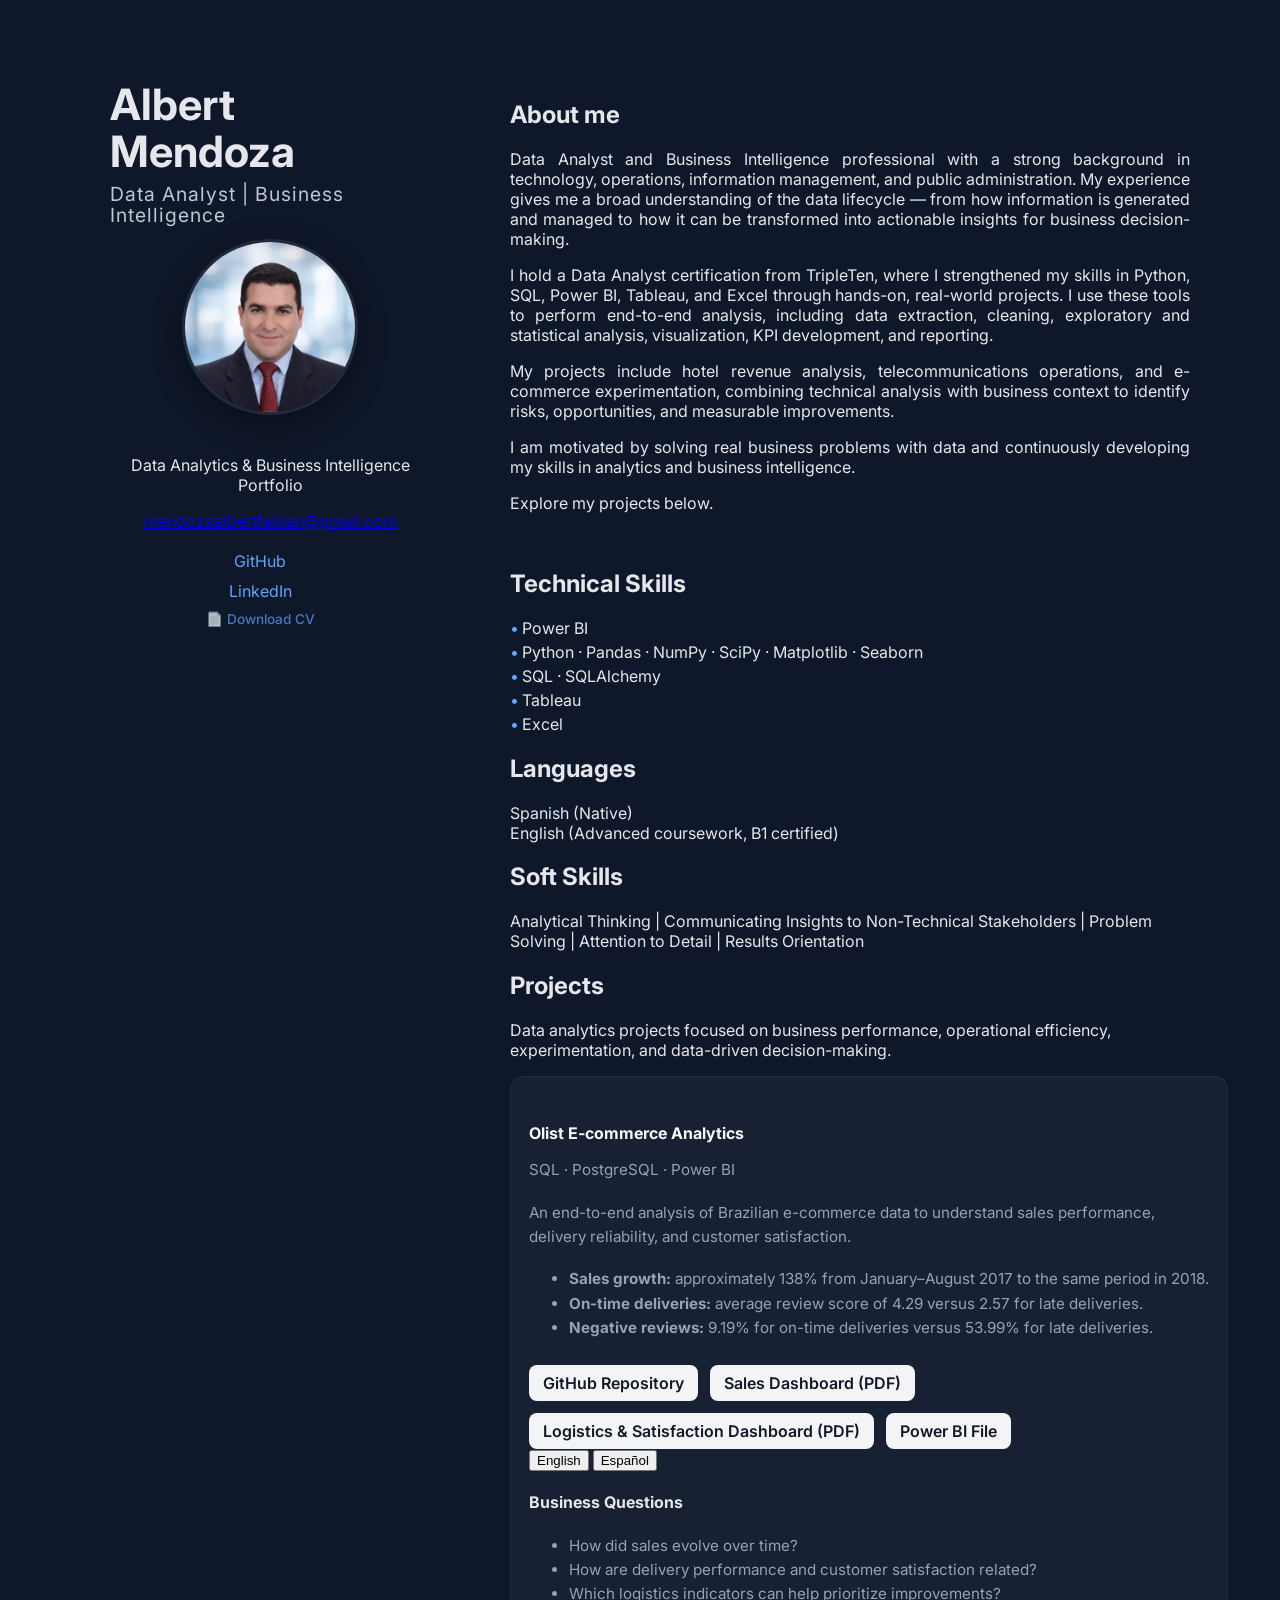
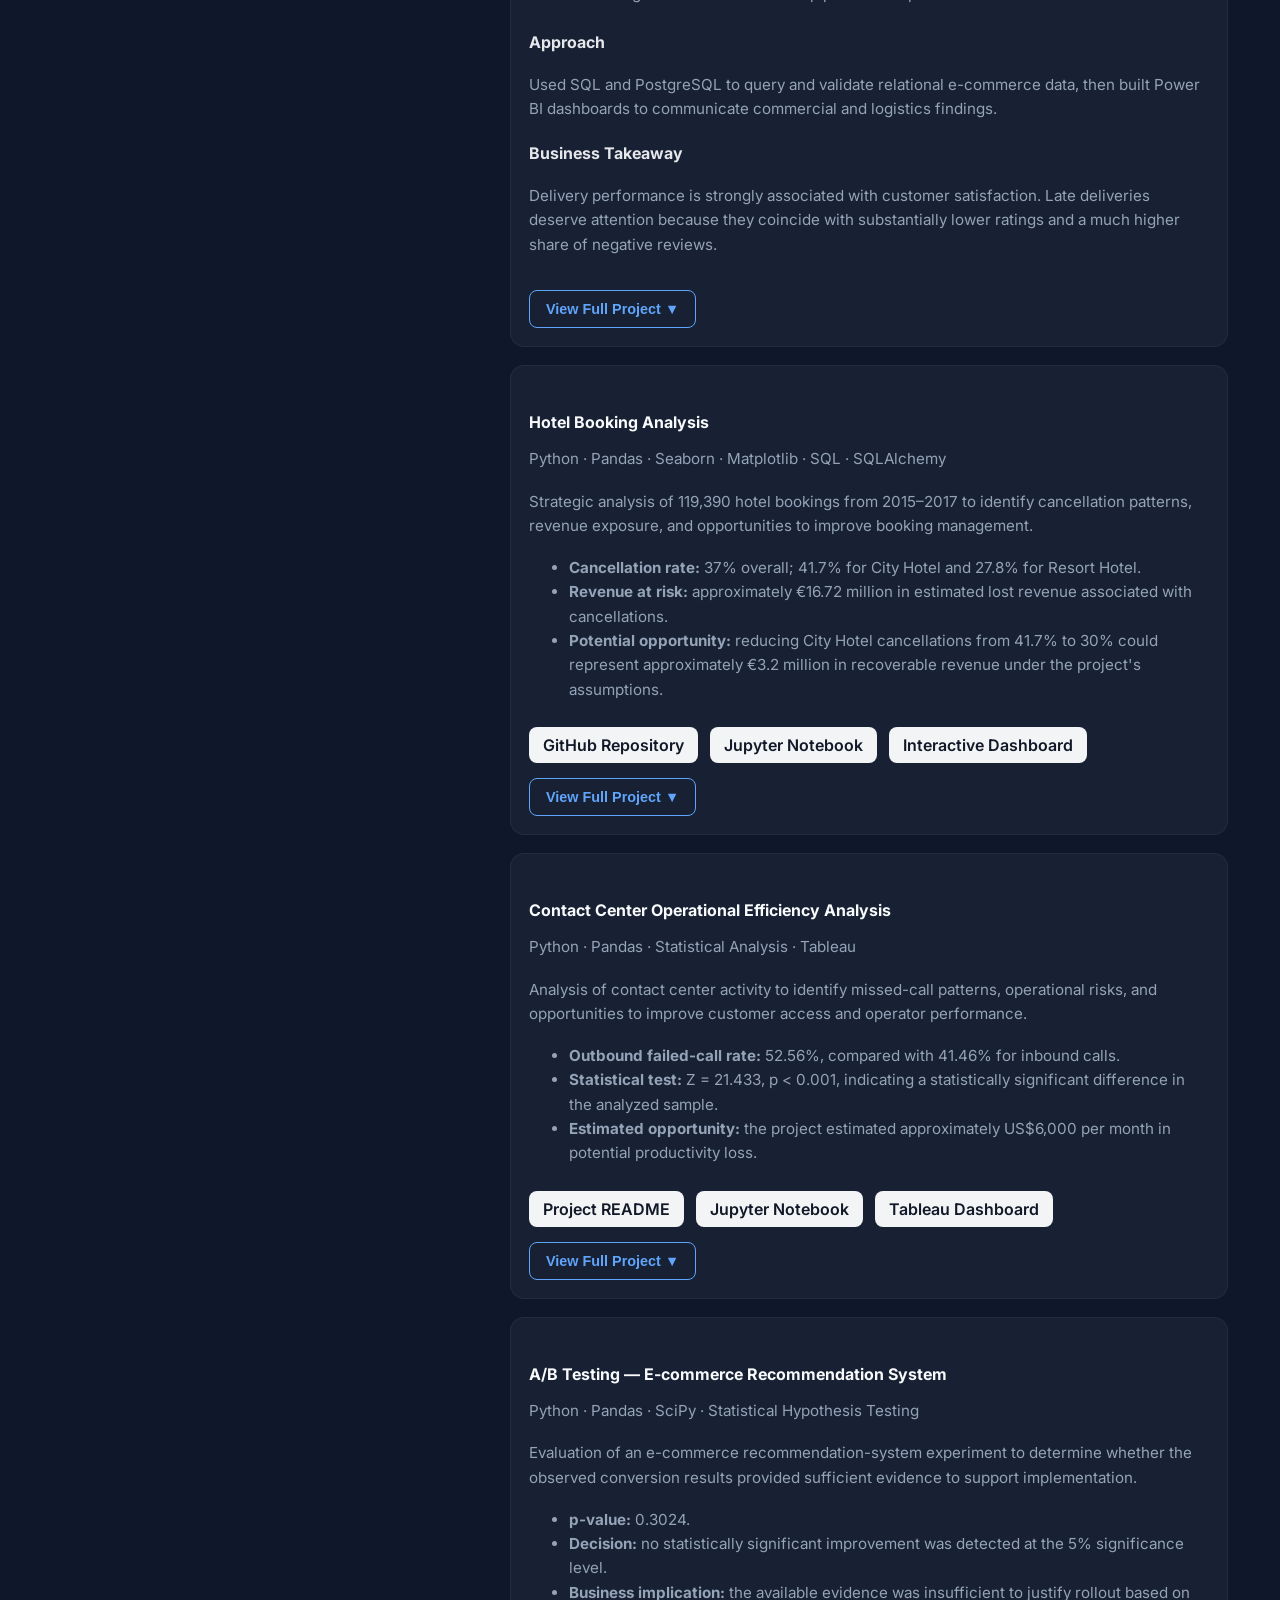
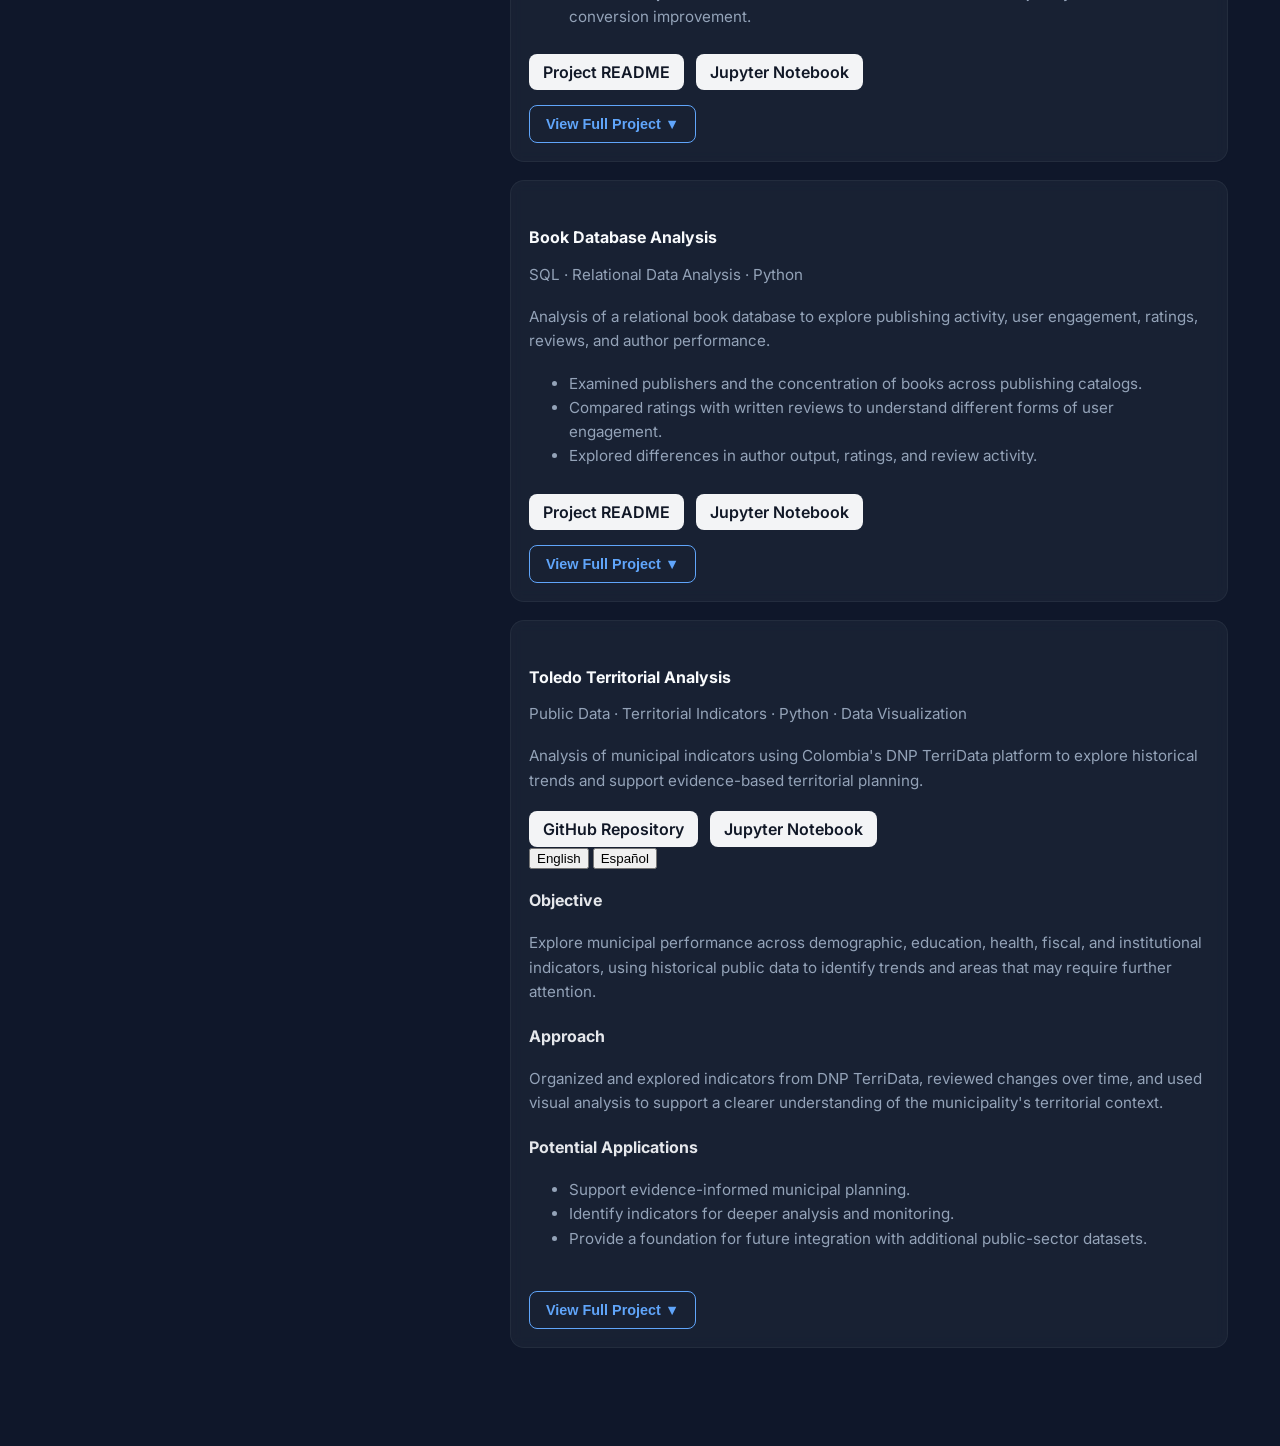
<file: index.html>
<!DOCTYPE html>
<html lang="en">

<head>
  <meta charset="UTF-8">
  <meta name="viewport" content="width=device-width, initial-scale=1.0">
  <title>Albert Mendoza | Data Analyst & Business Intelligence Portfolio</title>
  
  <!-- Open Graph (LinkedIn preview) -->
<meta property="og:title" content="Albert Mendoza | Data Analyst & Business Intelligence Portfolio">
<meta property="og:description" content="Data Analytics and Business Intelligence portfolio featuring SQL, Python, Power BI, Tableau, statistical analysis, and business insights.">
<meta property="og:image" content="https://albert777mendoza.github.io/assets/img/banner-linkedin.png">
<meta property="og:url" content="https://albert777mendoza.github.io/">
<meta property="og:type" content="website">
  
  <!-- Google Font -->
  <link rel="preconnect" href="https://fonts.googleapis.com">
  <link rel="preconnect" href="https://fonts.gstatic.com" crossorigin>
  <link href="https://fonts.googleapis.com/css2?family=Inter:wght@300;400;500;600;700&display=swap" rel="stylesheet">

  <!-- CSS -->
  <link rel="stylesheet" href="css/style.css">
</head>
  
<body>

  <div class="portfolio">

    <div class="layout">

      <aside class="sidebar">
  <h1>
    Albert<br>Mendoza
    <br>
    <span class="subtitle">Data Analyst | Business Intelligence</span>
  </h1>

  <div class="profile-container">
    <img src="assets/img/foto-albert.jpg"
         alt="Albert Mendoza"
         class="profile-img" />

    <p>Data Analytics & Business Intelligence Portfolio</p>

    <div class="email-contact">
      <a href="mailto:mendozaalbertfabian@gmail.com">
        mendozaalbertfabian@gmail.com
      </a>
    </div>
</div>

<div class="links" style="margin-top: 0px;">
  <a href="https://github.com/albert777mendoza" target="_blank">GitHub</a>
  <a href="https://www.linkedin.com/in/albert-mendoza-data" target="_blank">LinkedIn</a>
  <a href="assets/cv/Albert_Mendoza_CV.pdf" target="_blank">📄 Download CV</a>
</div>
        
</aside>
      
      <main>

       <!-- ABOUT -->
<section class="about">
  <h2>About me</h2>
  <p>
    Data Analyst and Business Intelligence professional with a strong background in technology, operations, information management, and public administration. My experience gives me a broad understanding of the data lifecycle — from how information is generated and managed to how it can be transformed into actionable insights for business decision-making.
  </p>
  <p>
    I hold a Data Analyst certification from TripleTen, where I strengthened my skills in Python, SQL, Power BI, Tableau, and Excel through hands-on, real-world projects. I use these tools to perform end-to-end analysis, including data extraction, cleaning, exploratory and statistical analysis, visualization, KPI development, and reporting.
  </p>
  <p>
    My projects include hotel revenue analysis, telecommunications operations, and e-commerce experimentation, combining technical analysis with business context to identify risks, opportunities, and measurable improvements.
  </p>
  <p>
    I am motivated by solving real business problems with data and continuously developing my skills in analytics and business intelligence.
  </p>
  <p>
    Explore my projects below.
  </p>
</section>
        
<!-- SKILLS -->
<section class="skills">
  <h2>Technical Skills</h2>
  <ul class="skills-list">
    <li>Power BI</li>
    <li>Python · Pandas · NumPy · SciPy · Matplotlib · Seaborn</li>
    <li>SQL · SQLAlchemy</li>
    <li>Tableau</li>
    <li>Excel</li>
  </ul>
  
<section>
  <h2>Languages</h2>
  <p>
    Spanish (Native)<br>
    English (Advanced coursework, B1 certified)
  </p>
</section>

<!-- SOFT SKILLS -->

<section>
  <h2>Soft Skills</h2>
  <p>
    Analytical Thinking | Communicating Insights to Non-Technical Stakeholders |
    Problem Solving | Attention to Detail | Results Orientation
  </p>
</section>

        

<section id="projects" class="projects-section">
  <h2>Projects</h2>
  <p class="section-intro">
    Data analytics projects focused on business performance, operational
    efficiency, experimentation, and data-driven decision-making.
  </p>

  <!-- 1. OLIST E-COMMERCE ANALYTICS -->
  <article class="project" id="olist-project">
    <h3>Olist E-commerce Analytics</h3>
    <p class="project-subtitle">SQL · PostgreSQL · Power BI</p>

    <p>
      An end-to-end analysis of Brazilian e-commerce data to understand sales
      performance, delivery reliability, and customer satisfaction.
    </p>

    <ul>
      <li><strong>Sales growth:</strong> approximately 138% from January–August 2017 to the same period in 2018.</li>
      <li><strong>On-time deliveries:</strong> average review score of 4.29 versus 2.57 for late deliveries.</li>
      <li><strong>Negative reviews:</strong> 9.19% for on-time deliveries versus 53.99% for late deliveries.</li>
    </ul>

    <div class="project-links">
      <a href="https://github.com/albert777mendoza/olist_brazilian_ecommerce_analysis"
         target="_blank" rel="noopener noreferrer">GitHub Repository</a>
      <a href="https://github.com/albert777mendoza/olist_brazilian_ecommerce_analysis/blob/main/docs/dashboard_ventas.pdf"
         target="_blank" rel="noopener noreferrer">Sales Dashboard (PDF)</a>
      <a href="https://github.com/albert777mendoza/olist_brazilian_ecommerce_analysis/blob/main/docs/dashboard_logistica_satisfaccion.pdf"
         target="_blank" rel="noopener noreferrer">Logistics &amp; Satisfaction Dashboard (PDF)</a>
      <a href="https://github.com/albert777mendoza/olist_brazilian_ecommerce_analysis/blob/main/PBI/olist.pbix"
         target="_blank" rel="noopener noreferrer">Power BI File</a>
    </div>

    <div class="project-language-buttons">
      <button type="button" class="language-btn active"
              data-project="olist" data-lang="en">English</button>
      <button type="button" class="language-btn"
              data-project="olist" data-lang="es">Español</button>
    </div>

    <div class="project-language-content" id="olist-en">
      <h4>Business Questions</h4>
      <ul>
        <li>How did sales evolve over time?</li>
        <li>How are delivery performance and customer satisfaction related?</li>
        <li>Which logistics indicators can help prioritize improvements?</li>
      </ul>
      <h4>Approach</h4>
      <p>
        Used SQL and PostgreSQL to query and validate relational e-commerce
        data, then built Power BI dashboards to communicate commercial and
        logistics findings.
      </p>
      <h4>Business Takeaway</h4>
      <p>
        Delivery performance is strongly associated with customer satisfaction.
        Late deliveries deserve attention because they coincide with
        substantially lower ratings and a much higher share of negative reviews.
      </p>
    </div>

    <div class="project-language-content" id="olist-es" hidden>
      <h4>Preguntas de negocio</h4>
      <ul>
        <li>¿Cómo evolucionaron las ventas a lo largo del tiempo?</li>
        <li>¿Qué relación existe entre el desempeño de las entregas y la satisfacción?</li>
        <li>¿Qué indicadores logísticos ayudan a priorizar mejoras?</li>
      </ul>
      <h4>Enfoque</h4>
      <p>
        Se utilizaron SQL y PostgreSQL para consultar y validar datos
        relacionales del comercio electrónico, y Power BI para construir
        dashboards con hallazgos comerciales y logísticos.
      </p>
      <h4>Conclusión de negocio</h4>
      <p>
        El desempeño de las entregas está fuertemente asociado con la
        satisfacción del cliente. Las entregas tardías merecen atención porque
        coinciden con calificaciones considerablemente menores y una mayor
        proporción de reseñas negativas.
      </p>
    </div>

    <button type="button" class="toggle-details-btn"
            aria-expanded="false">View Full Project ▼</button>

    <div class="project-details" hidden>

  <div class="project-lang-detail" data-project="olist" data-lang="en">
    <h4>Analysis Scope</h4>
    <ul>
      <li>Sales trends and monthly performance.</li>
      <li>Order delivery performance and delays.</li>
      <li>Review scores and negative-review rates by delivery status.</li>
      <li>Business reporting through Power BI dashboards.</li>
    </ul>

    <h4>Business Recommendations</h4>
    <ul>
      <li>Monitor delivery delays by seller, carrier and location.</li>
      <li>Prioritize operational improvements for orders at risk of late delivery.</li>
      <li>Track sales trends and customer satisfaction through business-focused dashboards.</li>
    </ul>

    <p><strong>Tools:</strong> SQL, PostgreSQL, Power BI, data validation, KPI analysis and business reporting.</p>
  </div>

  <div class="project-lang-detail" data-project="olist" data-lang="es" hidden>
    <h4>Alcance del análisis</h4>
    <ul>
      <li>Tendencias de ventas y desempeño mensual.</li>
      <li>Desempeño de las entregas y retrasos.</li>
      <li>Calificaciones y tasa de reseñas negativas según el estado de la entrega.</li>
      <li>Reportes de negocio mediante dashboards en Power BI.</li>
    </ul>

    <h4>Recomendaciones de negocio</h4>
    <ul>
      <li>Monitorear los retrasos por vendedor, transportista y ubicación.</li>
      <li>Priorizar mejoras operativas en los pedidos con riesgo de entrega tardía.</li>
      <li>Hacer seguimiento a las ventas y la satisfacción del cliente mediante dashboards orientados al negocio.</li>
    </ul>

    <p><strong>Herramientas:</strong> SQL, PostgreSQL, Power BI, validación de datos, análisis de indicadores e informes de negocio.</p>
  </div>

  <div class="project-gallery">
    <figure>
      <img src="assets/img/olist-dashboard-ventas.PNG"
           alt="Olist sales dashboard" loading="lazy">
      <figcaption>Sales dashboard / Dashboard de ventas</figcaption>
    </figure>
    <figure>
      <img src="assets/img/olist-dashboard-logistica.PNG"
           alt="Olist logistics and satisfaction dashboard" loading="lazy">
      <figcaption>Logistics &amp; satisfaction / Logística y satisfacción</figcaption>
    </figure>
  </div>

  <p>
    <em>Note / Nota:</em> the observed differences are descriptive and do not,
    by themselves, prove causation. / Las diferencias observadas son descriptivas
    y no demuestran causalidad por sí solas.
  </p>
</div> 
 </article>

  <!-- 2. HOTEL BOOKING ANALYSIS -->
  <article class="project" id="hotel-project">
    <h3>Hotel Booking Analysis</h3>
    <p class="project-subtitle">Python · Pandas · Seaborn · Matplotlib · SQL · SQLAlchemy</p>

    <p>
      Strategic analysis of 119,390 hotel bookings from 2015–2017 to identify
      cancellation patterns, revenue exposure, and opportunities to improve
      booking management.
    </p>

    <ul>
      <li><strong>Cancellation rate:</strong> 37% overall; 41.7% for City Hotel and 27.8% for Resort Hotel.</li>
      <li><strong>Revenue at risk:</strong> approximately €16.72 million in estimated lost revenue associated with cancellations.</li>
      <li><strong>Potential opportunity:</strong> reducing City Hotel cancellations from 41.7% to 30% could represent approximately €3.2 million in recoverable revenue under the project's assumptions.</li>
    </ul>

    <div class="project-links">
      <a href="https://github.com/albert777mendoza/hotel_booking_analysis"
         target="_blank" rel="noopener noreferrer">GitHub Repository</a>
      <a href="https://github.com/albert777mendoza/hotel_booking_analysis/blob/main/notebooks/hotel_analysis.ipynb"
         target="_blank" rel="noopener noreferrer">Jupyter Notebook</a>
      <a href="https://albert777mendoza.github.io/hotel_booking_analysis/dashboard/hotel-dashboard.html"
         target="_blank" rel="noopener noreferrer">Interactive Dashboard</a>
    </div>

    <button type="button" class="toggle-details-btn"
            aria-expanded="false">View Full Project ▼</button>
    <div class="project-details" hidden>
      <h4>Business Questions</h4>
      <ul>
        <li>Which hotel type experiences more cancellations?</li>
        <li>How do booking lead time, customer type, and deposit policy relate to cancellation risk?</li>
        <li>Which distribution channels generate the most revenue?</li>
        <li>Where could hotel management prioritize cancellation-reduction efforts?</li>
      </ul>

      <h4>Key Findings</h4>
      <ul>
        <li>City Hotel had a higher cancellation rate than Resort Hotel.</li>
        <li>Longer booking lead times and prior cancellation history were useful risk indicators.</li>
        <li>Online Travel Agencies generated approximately €13.7 million in revenue in the analyzed data.</li>
        <li>City Hotel accounted for about 65.1% of the estimated cancellation-related lost revenue.</li>
        <li>Average Daily Rate (ADR) reached a peak of approximately €125.17 in the analyzed period.</li>
      </ul>

      <h4>Methodology</h4>
      <p>
        Cleaned and explored booking data using Python and Pandas, analyzed
        cancellation and revenue patterns, and used visualizations to compare
        hotel types, booking characteristics, and distribution channels.
      </p>

      <h4>Recommendations</h4>
      <ul>
        <li>Prioritize cancellation-risk monitoring for City Hotel bookings.</li>
        <li>Review booking policies for reservations with long lead times and a history of cancellations.</li>
        <li>Track cancellation rates, ADR, and revenue exposure by hotel type and channel.</li>
      </ul>

      <div class="project-gallery">
        <figure>
          <img src="https://raw.githubusercontent.com/albert777mendoza/hotel_booking_analysis/main/images/indicadores_clave.png"
               alt="Hotel booking key performance indicators" loading="lazy">
          <figcaption>Key performance indicators</figcaption>
        </figure>
        <figure>
          <img src="https://raw.githubusercontent.com/albert777mendoza/hotel_booking_analysis/main/images/cancelacion_hotel.png"
               alt="Cancellation rates by hotel type" loading="lazy">
          <figcaption>Cancellation by hotel type</figcaption>
        </figure>
        <figure>
          <img src="https://raw.githubusercontent.com/albert777mendoza/hotel_booking_analysis/main/images/anticipacion_cancelacion.png"
               alt="Booking lead time and cancellation patterns" loading="lazy">
          <figcaption>Lead time and cancellations</figcaption>
        </figure>
        <figure>
          <img src="https://raw.githubusercontent.com/albert777mendoza/hotel_booking_analysis/main/images/revenue_perdido.png"
               alt="Estimated lost revenue associated with cancellations" loading="lazy">
          <figcaption>Estimated lost revenue</figcaption>
        </figure>
        <figure>
          <img src="https://raw.githubusercontent.com/albert777mendoza/hotel_booking_analysis/main/images/cancelacion_canal.png"
               alt="Cancellation patterns by distribution channel" loading="lazy">
          <figcaption>Cancellations by channel</figcaption>
        </figure>
      </div>
      <p>
        <em>Note:</em> the €3.2 million figure is an estimated opportunity based
        on the project's assumptions, not guaranteed recovered revenue.
      </p>
    </div>
  </article>

  <!-- 3. CONTACT CENTER ANALYTICS -->
  <article class="project" id="contact-center-project">
    <h3>Contact Center Operational Efficiency Analysis</h3>
    <p class="project-subtitle">Python · Pandas · Statistical Analysis · Tableau</p>

    <p>
      Analysis of contact center activity to identify missed-call patterns,
      operational risks, and opportunities to improve customer access and
      operator performance.
    </p>

    <ul>
      <li><strong>Outbound failed-call rate:</strong> 52.56%, compared with 41.46% for inbound calls.</li>
      <li><strong>Statistical test:</strong> Z = 21.433, p &lt; 0.001, indicating a statistically significant difference in the analyzed sample.</li>
      <li><strong>Estimated opportunity:</strong> the project estimated approximately US$6,000 per month in potential productivity loss.</li>
    </ul>

    <div class="project-links">
      <a href="https://github.com/albert777mendoza/final_project_da/tree/main/case1_telecom"
         target="_blank" rel="noopener noreferrer">Project README</a>
      <a href="https://github.com/albert777mendoza/final_project_da/blob/main/case1_telecom/notebooks/telecom_case.ipynb"
         target="_blank" rel="noopener noreferrer">Jupyter Notebook</a>
      <a href="https://public.tableau.com/views/Case1_TelecomFinalProyectD_A/Hoja1"
         target="_blank" rel="noopener noreferrer">Tableau Dashboard</a>
    </div>

    <button type="button" class="toggle-details-btn"
            aria-expanded="false">View Full Project ▼</button>
    <div class="project-details" hidden>
      <h4>Business Questions</h4>
      <ul>
        <li>Do inbound and outbound calls show different failed-call rates?</li>
        <li>Which operators may need performance support or further investigation?</li>
        <li>How can missed calls inform operational improvement priorities?</li>
      </ul>

      <h4>Key Findings</h4>
      <ul>
        <li>Outbound calls had a higher failed-call rate than inbound calls in the analyzed data.</li>
        <li>The difference was statistically significant (Z = 21.433, p &lt; 0.001).</li>
        <li>The project found a moderate positive correlation (r = 0.52) between missed calls and its operational-performance measure.</li>
        <li>Operator segmentation identified groups requiring closer monitoring and potential coaching.</li>
      </ul>

      <h4>Methodology</h4>
      <p>
        Prepared and analyzed call-level data with Python and Pandas, examined
        operational indicators, compared inbound and outbound outcomes, and
        applied statistical testing to assess the observed difference.
      </p>

      <h4>Recommendations</h4>
      <ul>
        <li>Investigate the causes of unsuccessful outbound calls.</li>
        <li>Monitor missed-call rates and operator-level indicators over time.</li>
        <li>Use targeted coaching and staffing reviews to address recurring operational issues.</li>
      </ul>

      <div class="project-gallery">
        <figure>
          <img src="assets/img/grafica-operadores.png"
               alt="Contact center operator performance analysis" loading="lazy">
          <figcaption>Operator performance</figcaption>
        </figure>
        <figure>
          <img src="assets/img/heatmap-correlacion.png"
               alt="Correlation heatmap for contact center indicators" loading="lazy">
          <figcaption>Correlation analysis</figcaption>
        </figure>
        <figure>
          <img src="assets/img/distribucion-eficiencia.png"
               alt="Distribution of operator efficiency indicators" loading="lazy">
          <figcaption>Efficiency distribution</figcaption>
        </figure>
      </div>

      <p>
        The financial estimate is an analytical estimate from the project,
        rather than a verified accounting loss.
      </p>
    </div>
  </article>

  <!-- 4. A/B TESTING -->
  <article class="project" id="ab-testing-project">
    <h3>A/B Testing — E-commerce Recommendation System</h3>
    <p class="project-subtitle">Python · Pandas · SciPy · Statistical Hypothesis Testing</p>

    <p>
      Evaluation of an e-commerce recommendation-system experiment to determine
      whether the observed conversion results provided sufficient evidence to
      support implementation.
    </p>

    <ul>
      <li><strong>p-value:</strong> 0.3024.</li>
      <li><strong>Decision:</strong> no statistically significant improvement was detected at the 5% significance level.</li>
      <li><strong>Business implication:</strong> the available evidence was insufficient to justify rollout based on conversion improvement.</li>
    </ul>

    <div class="project-links">
      <a href="https://github.com/albert777mendoza/final_project_da/tree/main/case2_ab_testing"
         target="_blank" rel="noopener noreferrer">Project README</a>
      <a href="https://github.com/albert777mendoza/final_project_da/blob/main/case2_ab_testing/notebooks/ab_testing.ipynb"
         target="_blank" rel="noopener noreferrer">Jupyter Notebook</a>
    </div>

    <button type="button" class="toggle-details-btn"
            aria-expanded="false">View Full Project ▼</button>
    <div class="project-details" hidden>
      <h4>Business Questions</h4>
      <ul>
        <li>Did the new recommendation experience improve conversion?</li>
        <li>Was the observed difference statistically significant?</li>
        <li>Were there experiment-design issues that could affect the conclusion?</li>
      </ul>

      <h4>Key Findings</h4>
      <ul>
        <li>The hypothesis test returned a p-value of 0.3024, above the 0.05 significance threshold.</li>
        <li>The observed funnel difference was approximately -1.1 percentage points in the analyzed comparison.</li>
        <li>Potential group imbalance, user contamination, and temporal effects were identified as considerations for interpretation.</li>
      </ul>

      <h4>Methodology</h4>
      <p>
        Prepared the experiment data, reviewed the conversion funnel, formulated
        hypotheses, and used statistical testing to evaluate the evidence for a
        difference between groups.
      </p>

      <h4>Recommendation</h4>
      <p>
        Do not claim a positive impact or implement the change solely on the
        basis of these results. Review assignment quality, sample balance,
        experiment duration, and possible contamination before running a
        better-controlled test.
      </p>

      <div class="project-gallery">
        <figure>
          <img src="assets/img/funnel-comparativo.png"
               alt="Comparison of conversion funnels between experiment groups" loading="lazy">
          <figcaption>Conversion funnel comparison</figcaption>
        </figure>
        <figure>
          <img src="assets/img/eventos-dia.png"
               alt="Daily event trends during the A/B test" loading="lazy">
          <figcaption>Events over time</figcaption>
        </figure>
        <figure>
          <img src="assets/img/resumen-prueba.png"
               alt="Summary of A/B test statistical results" loading="lazy">
          <figcaption>Statistical test summary</figcaption>
        </figure>
      </div>
    </div>
  </article>

  <!-- 5. SQL BOOK DATABASE -->
  <article class="project" id="book-database-project">
    <h3>Book Database Analysis</h3>
    <p class="project-subtitle">SQL · Relational Data Analysis · Python</p>

    <p>
      Analysis of a relational book database to explore publishing activity,
      user engagement, ratings, reviews, and author performance.
    </p>

    <ul>
      <li>Examined publishers and the concentration of books across publishing catalogs.</li>
      <li>Compared ratings with written reviews to understand different forms of user engagement.</li>
      <li>Explored differences in author output, ratings, and review activity.</li>
    </ul>

    <div class="project-links">
      <a href="https://github.com/albert777mendoza/final_project_da/tree/main/case3_sql"
         target="_blank" rel="noopener noreferrer">Project README</a>
      <a href="https://github.com/albert777mendoza/final_project_da/blob/main/case3_sql/notebooks/sql_analysis.ipynb"
         target="_blank" rel="noopener noreferrer">Jupyter Notebook</a>
    </div>

    <button type="button" class="toggle-details-btn"
            aria-expanded="false">View Full Project ▼</button>
    <div class="project-details" hidden>
      <h4>Business Questions</h4>
      <ul>
        <li>Which publishers have the largest book catalogs?</li>
        <li>How do ratings and written reviews differ as measures of engagement?</li>
        <li>Which authors show stronger output or user response?</li>
        <li>How can relational queries turn database records into business insights?</li>
      </ul>

      <h4>Key Findings</h4>
      <ul>
        <li>Publishing activity was concentrated among publishers such as Penguin Books and Vintage.</li>
        <li>Ratings were more common than written reviews.</li>
        <li>Highly rated books were not necessarily the books with the most reviews.</li>
        <li>Users who rated more than 50 books wrote an average of approximately 24 reviews in the analyzed dataset.</li>
        <li>Authors differed in publication volume, ratings, and review activity.</li>
      </ul>

      <h4>Methodology</h4>
      <p>
        Queried relational tables with SQL to aggregate book, publisher, author,
        rating, and review data, then interpreted the results in a business
        context.
      </p>

      <h4>Business Takeaway</h4>
      <p>
        Ratings and written reviews capture different types of engagement.
        Combining both measures provides a more useful view of reader activity
        than relying on a single metric.
      </p>

      <div class="project-gallery">
        <figure>
          <img src="assets/img/resenas-usuario.png"
               alt="Written reviews by user activity" loading="lazy">
          <figcaption>User reviews</figcaption>
        </figure>
        <figure>
          <img src="assets/img/calificacion-resenas.png"
               alt="Relationship between ratings and reviews" loading="lazy">
          <figcaption>Ratings and reviews</figcaption>
        </figure>
        <figure>
          <img src="assets/img/autores.png"
               alt="Author activity and performance" loading="lazy">
          <figcaption>Author analysis</figcaption>
        </figure>
      </div>
    </div>
  </article>

  <!-- 6. TOLEDO TERRITORIAL ANALYSIS — BILINGUAL -->
  <article class="project" id="toledo-project">
    <h3>Toledo Territorial Analysis</h3>
    <p class="project-subtitle">Public Data · Territorial Indicators · Python · Data Visualization</p>

    <p>
      Analysis of municipal indicators using Colombia's DNP TerriData platform
      to explore historical trends and support evidence-based territorial
      planning.
    </p>

    <div class="project-links">
      <a href="https://github.com/albert777mendoza/analisis-toledo-terridata"
         target="_blank" rel="noopener noreferrer">GitHub Repository</a>
      <a href="https://github.com/albert777mendoza/analisis-toledo-terridata/blob/main/notebooks/analisis_toledo.ipynb"
         target="_blank" rel="noopener noreferrer">Jupyter Notebook</a>
    </div>

    <div class="project-language-buttons">
      <button type="button" class="language-btn active"
              data-project="toledo" data-lang="en">English</button>
      <button type="button" class="language-btn"
              data-project="toledo" data-lang="es">Español</button>
    </div>

    <div class="project-language-content" id="toledo-en">
      <h4>Objective</h4>
      <p>
        Explore municipal performance across demographic, education, health,
        fiscal, and institutional indicators, using historical public data to
        identify trends and areas that may require further attention.
      </p>
      <h4>Approach</h4>
      <p>
        Organized and explored indicators from DNP TerriData, reviewed changes
        over time, and used visual analysis to support a clearer understanding
        of the municipality's territorial context.
      </p>
      <h4>Potential Applications</h4>
      <ul>
        <li>Support evidence-informed municipal planning.</li>
        <li>Identify indicators for deeper analysis and monitoring.</li>
        <li>Provide a foundation for future integration with additional public-sector datasets.</li>
      </ul>
    </div>

    <div class="project-language-content" id="toledo-es" hidden>
      <h4>Objetivo</h4>
      <p>
        Explorar el desempeño municipal en indicadores demográficos, educativos,
        de salud, fiscales e institucionales, utilizando datos públicos
        históricos para identificar tendencias y áreas que requieren mayor
        atención.
      </p>
      <h4>Enfoque</h4>
      <p>
        Se organizaron y exploraron indicadores de DNP TerriData, se revisaron
        sus cambios a lo largo del tiempo y se utilizaron visualizaciones para
        comprender mejor el contexto territorial del municipio.
      </p>
      <h4>Aplicaciones potenciales</h4>
      <ul>
        <li>Apoyar la planeación municipal basada en evidencia.</li>
        <li>Identificar indicadores para análisis y seguimiento más profundos.</li>
        <li>Establecer una base para integrar futuras fuentes de datos del sector público.</li>
      </ul>
    </div>

    <button type="button" class="toggle-details-btn"
            aria-expanded="false">View Full Project ▼</button>
    <div class="project-details" hidden>
      <h4>Analysis Scope / Alcance del análisis</h4>
      <p>
        The project examines historical municipal indicators, including fiscal
        and revenue-related measures, demographic patterns, education, health,
        and institutional context. Findings should be interpreted in relation
        to the coverage and definitions of the original public datasets.
      </p>
      <p>
        El proyecto examina indicadores municipales históricos, incluidas
        medidas fiscales y de ingresos, patrones demográficos, educación,
        salud y contexto institucional. Los hallazgos deben interpretarse
        teniendo en cuenta la cobertura y las definiciones de las fuentes
        públicas originales.
      </p>

      <div class="project-gallery">
        <figure>
          <img src="assets/img/matriz-desempeno-toledo.png"
               alt="Municipal performance indicator matrix for Toledo" loading="lazy">
          <figcaption>Municipal performance matrix</figcaption>
        </figure>
      </div>
    </div>
  </article>
</section>
      </main>
    </div>
  </div> <!-- cierre de .portfolio -->

<script>
document.addEventListener("DOMContentLoaded", function () {

  document.querySelectorAll(".toggle-details-btn").forEach(function (button) {
    button.addEventListener("click", function () {
      var details = button.nextElementSibling;
      if (!details || !details.classList.contains("project-details")) return;

      var open = !details.classList.contains("is-open");
      details.classList.toggle("is-open", open);
      details.hidden = !open;
      button.setAttribute("aria-expanded", String(open));
      button.textContent = open ? "Show Less ▲" : "View Full Project ▼";
    });
  });

  
document.querySelectorAll(".language-btn").forEach(function (button) {
  button.addEventListener("click", function () {
    var project = button.dataset.project;
    var language = button.dataset.lang;

    // Cambiar el contenido principal del proyecto
    document.querySelectorAll(".project-language-content").forEach(function (content) {
      if (content.id.startsWith(project + "-")) {
        content.hidden = content.id !== project + "-" + language;
      }
    });

    // Cambiar los detalles ampliados del proyecto
    document.querySelectorAll(".project-lang-detail").forEach(function (detail) {
      if (detail.dataset.project === project) {
        detail.hidden = detail.dataset.lang !== language;
      }
    });

    // Actualizar el botón de idioma activo
    document.querySelectorAll('.language-btn[data-project="' + project + '"]').forEach(function (btn) {
      btn.classList.toggle("active", btn === button);
    });
  });
});
});
</script>

</body>
</html>
</file>
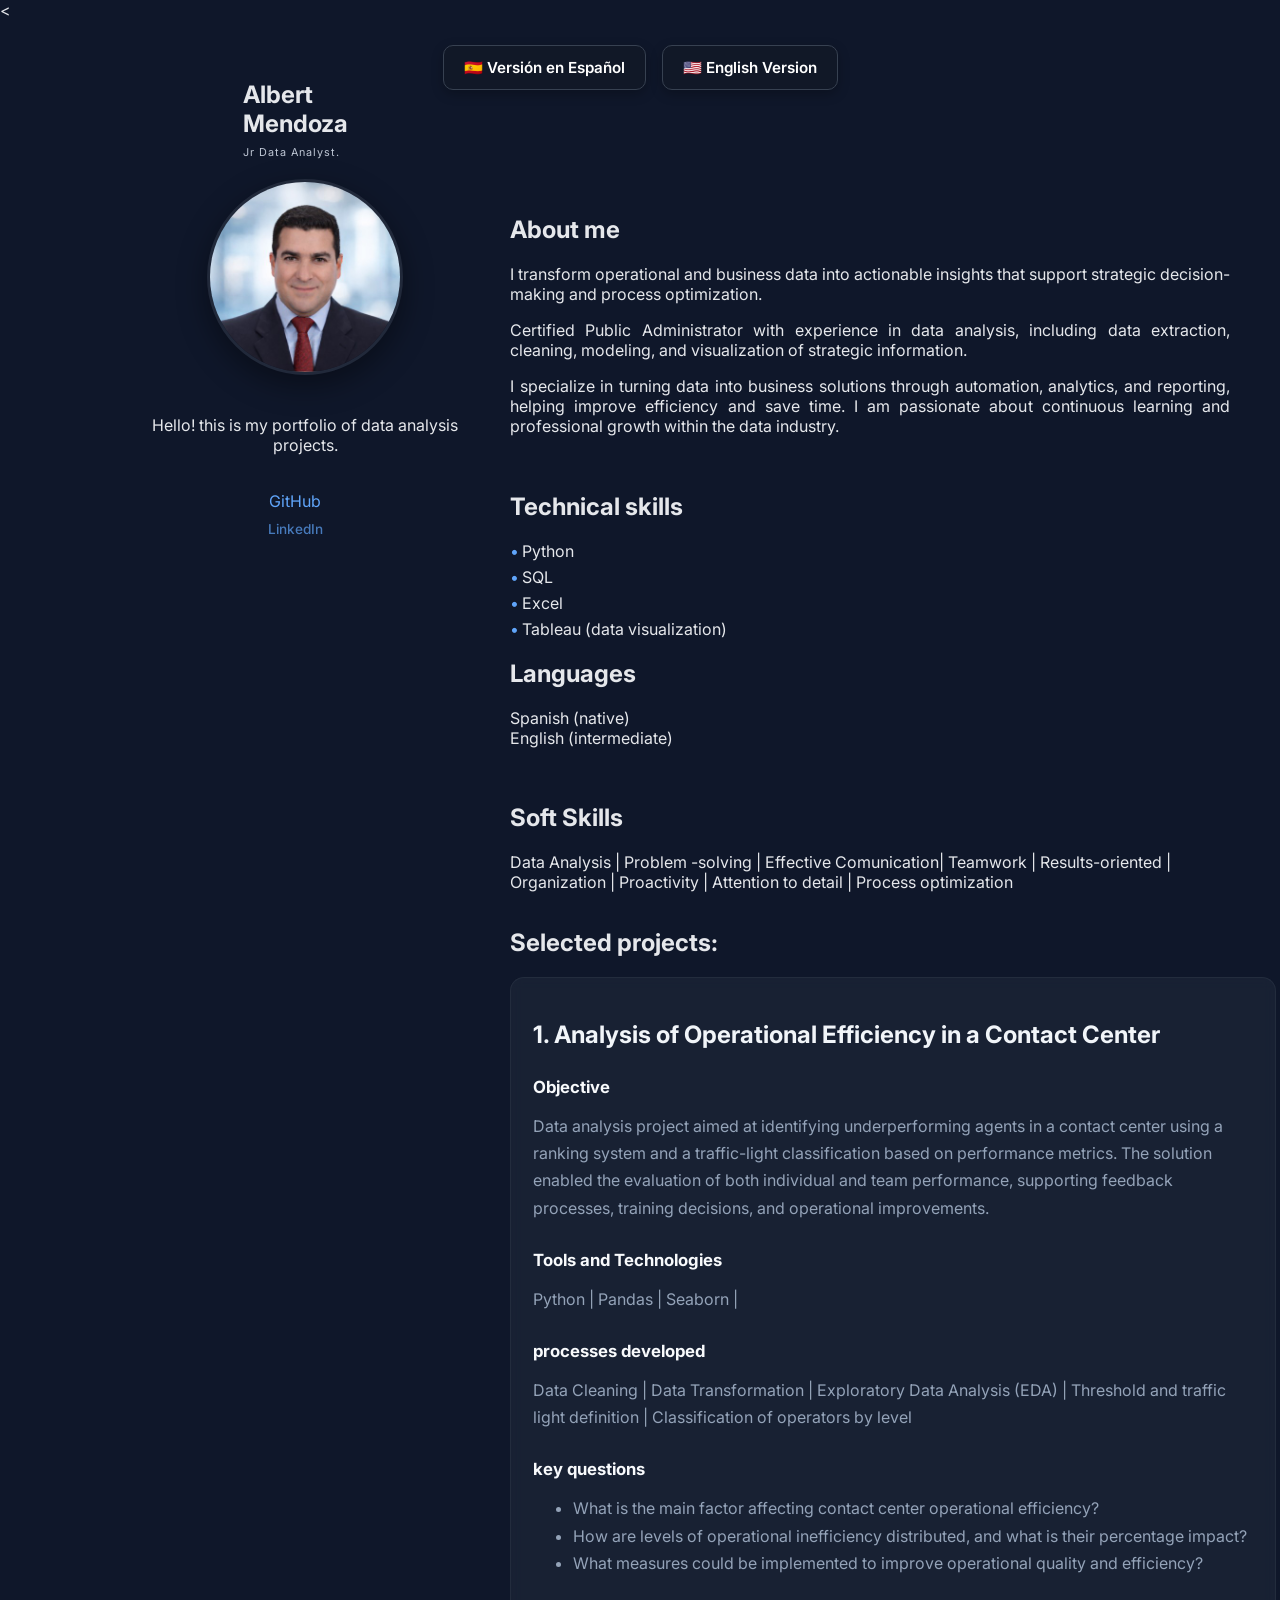
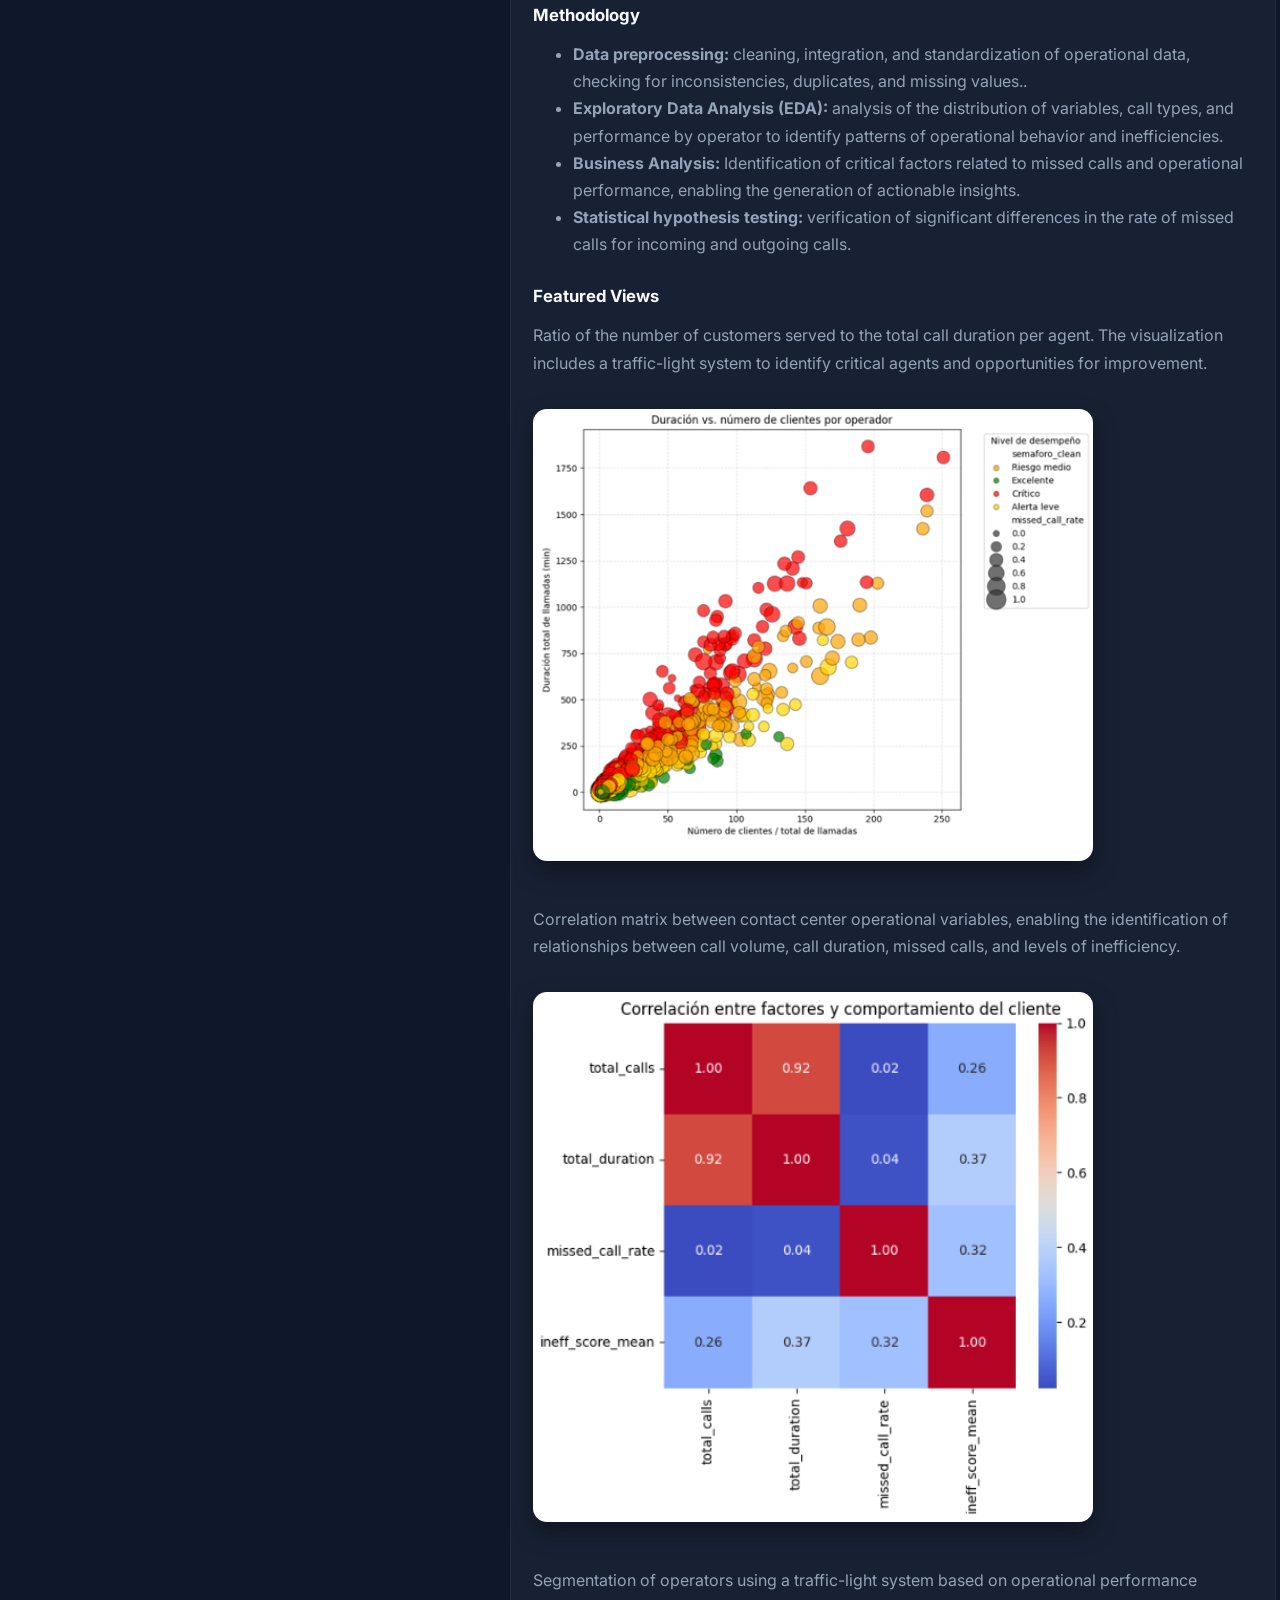
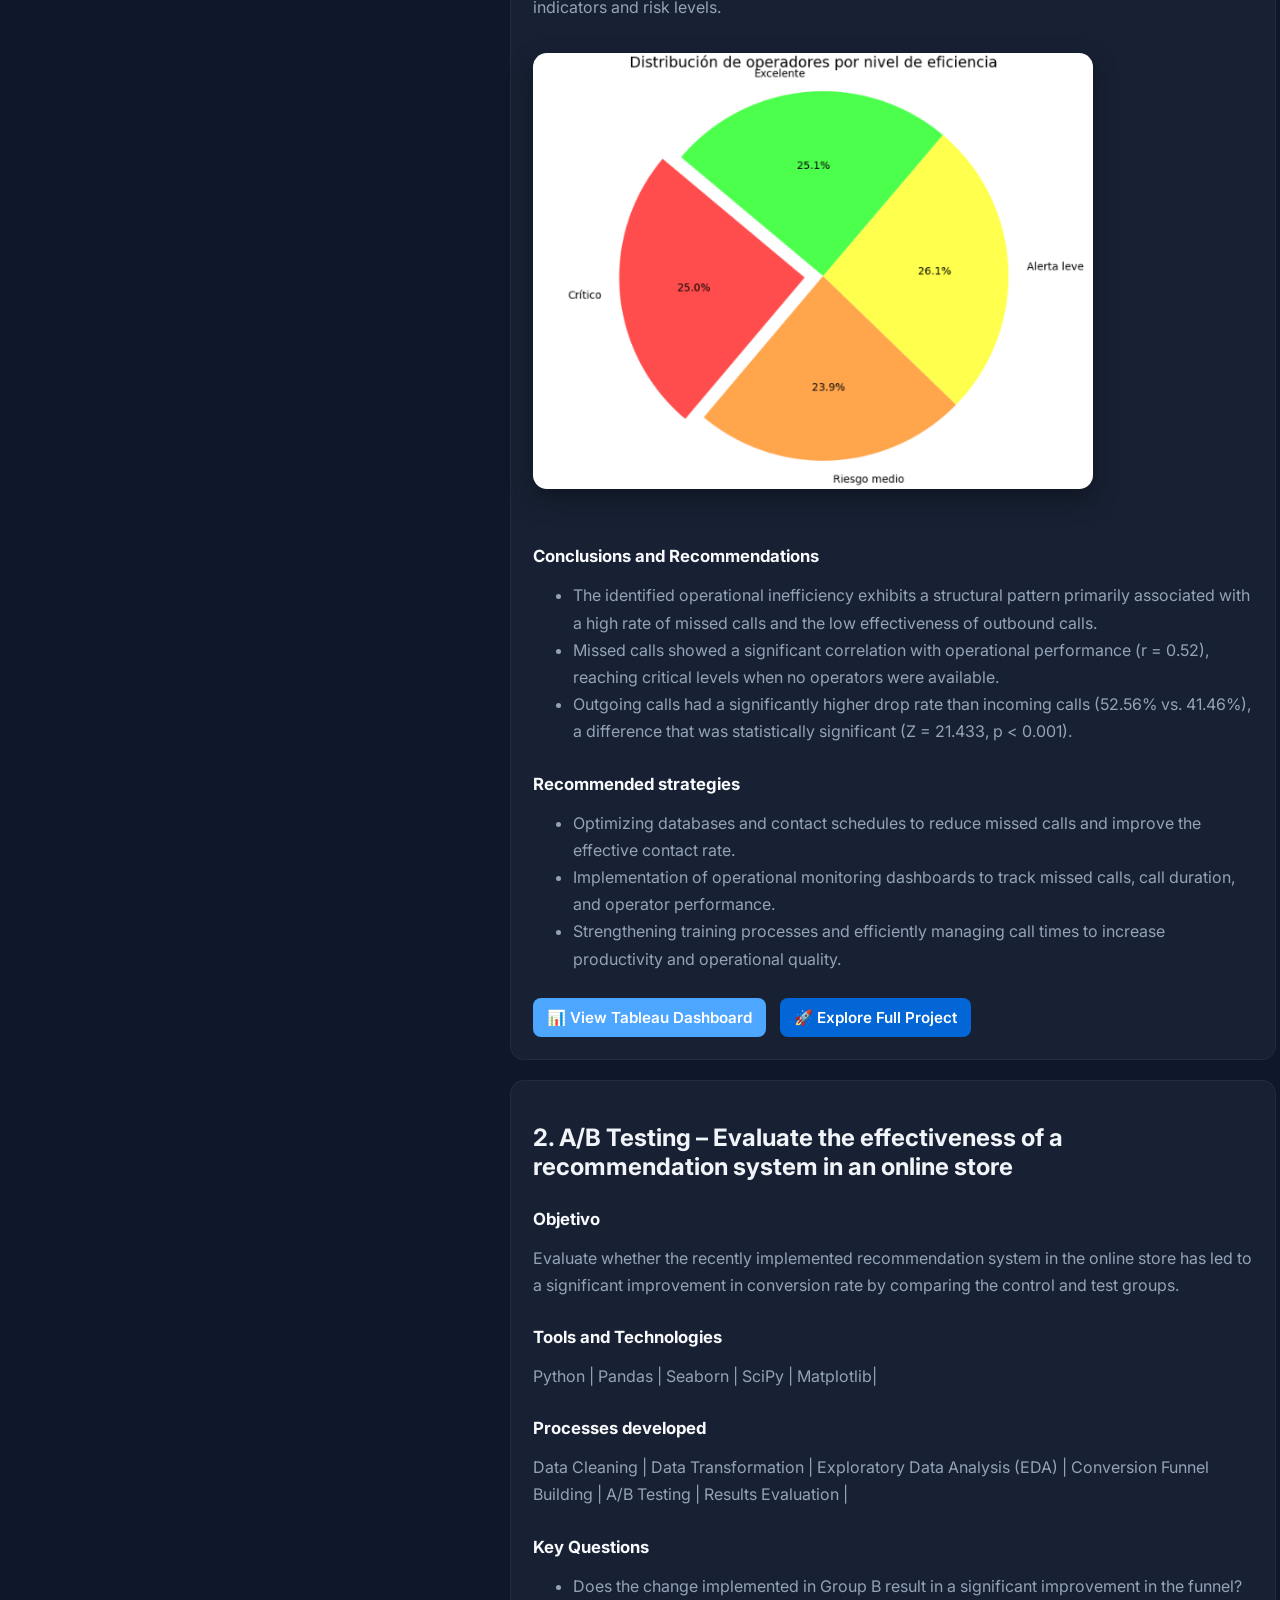
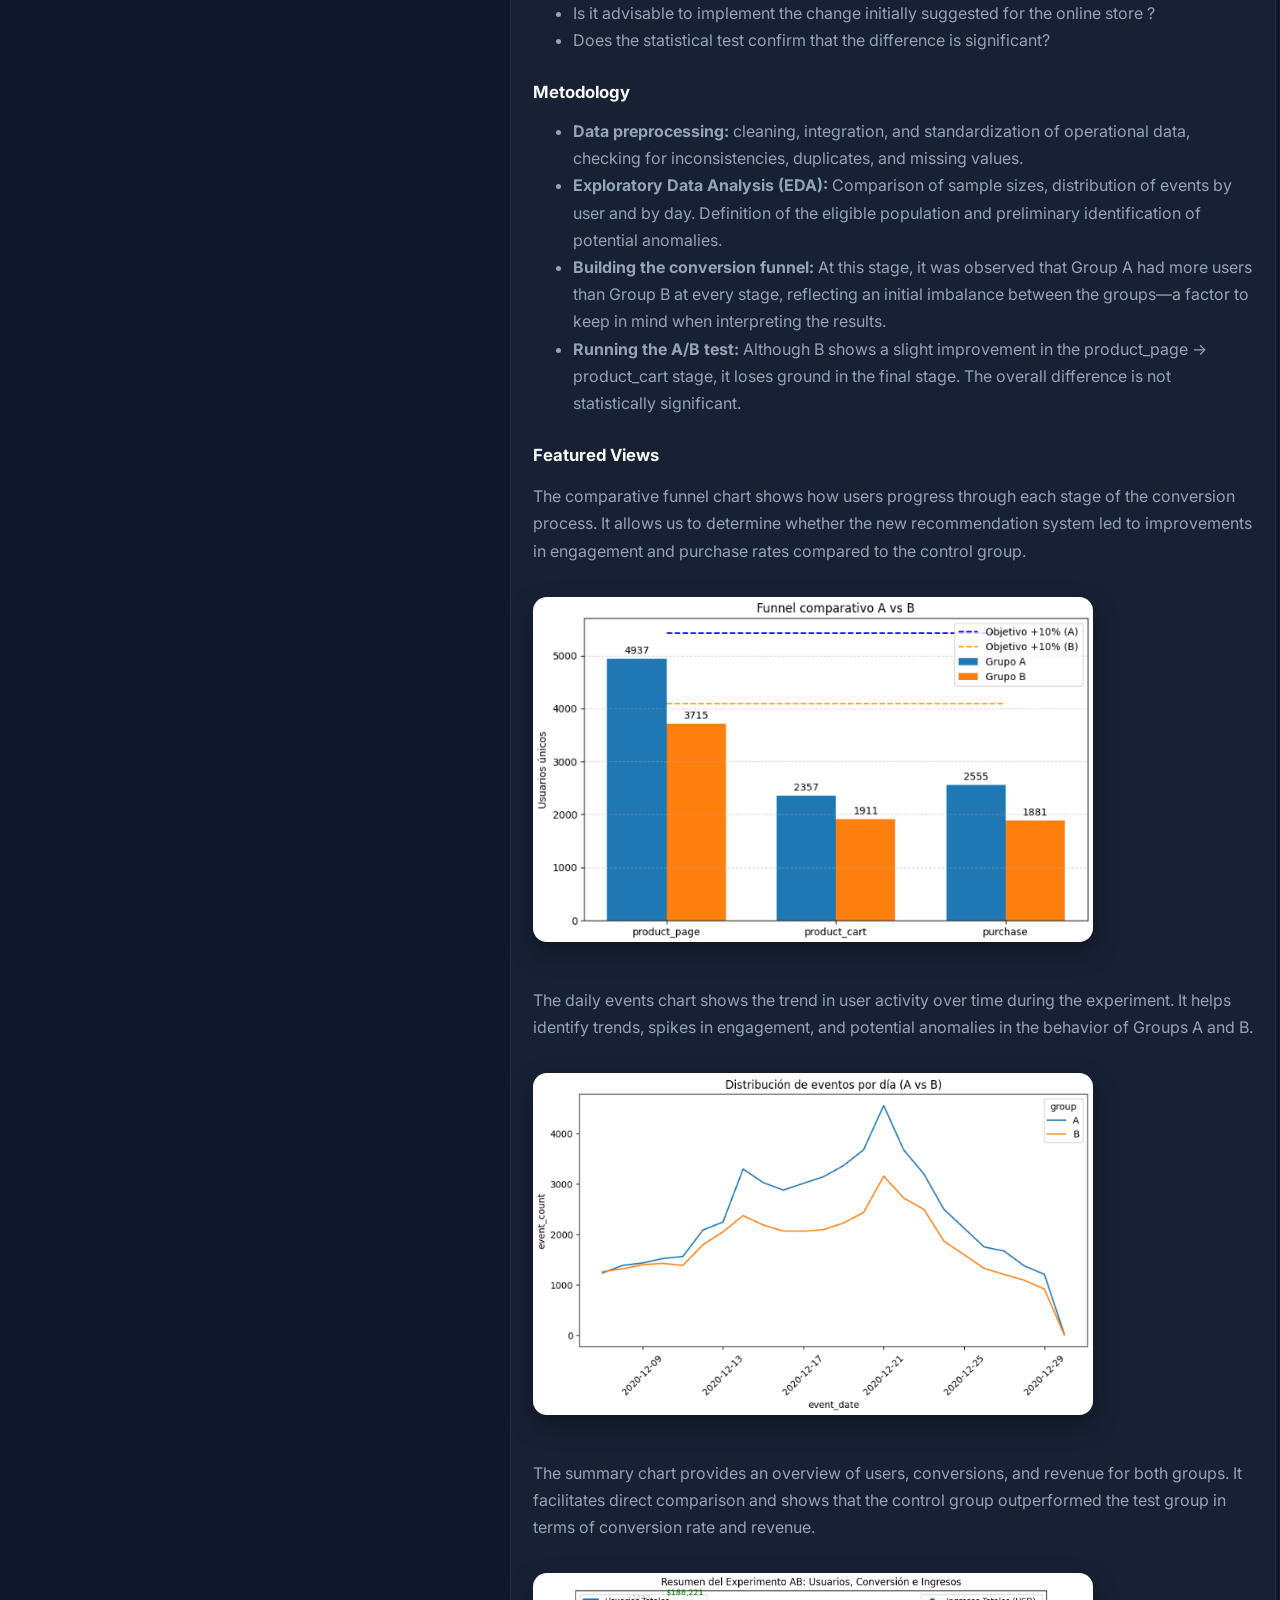
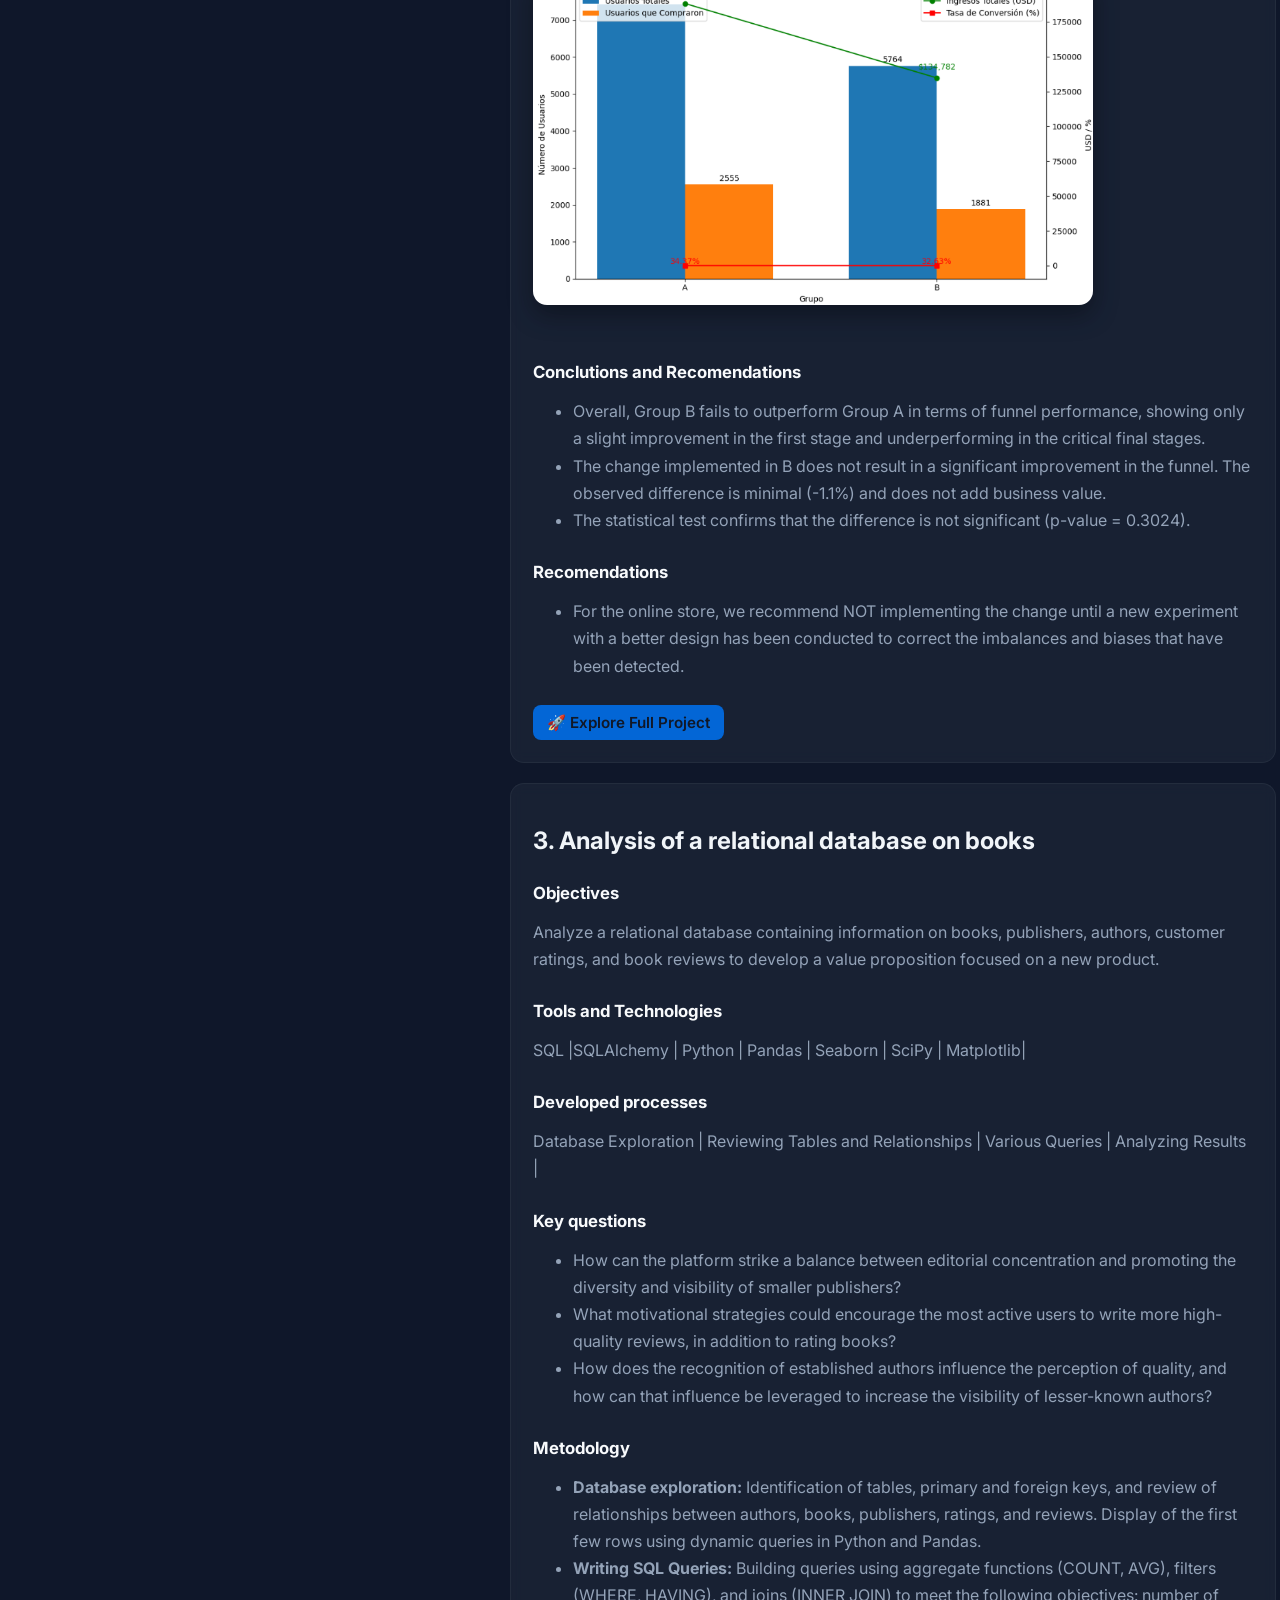
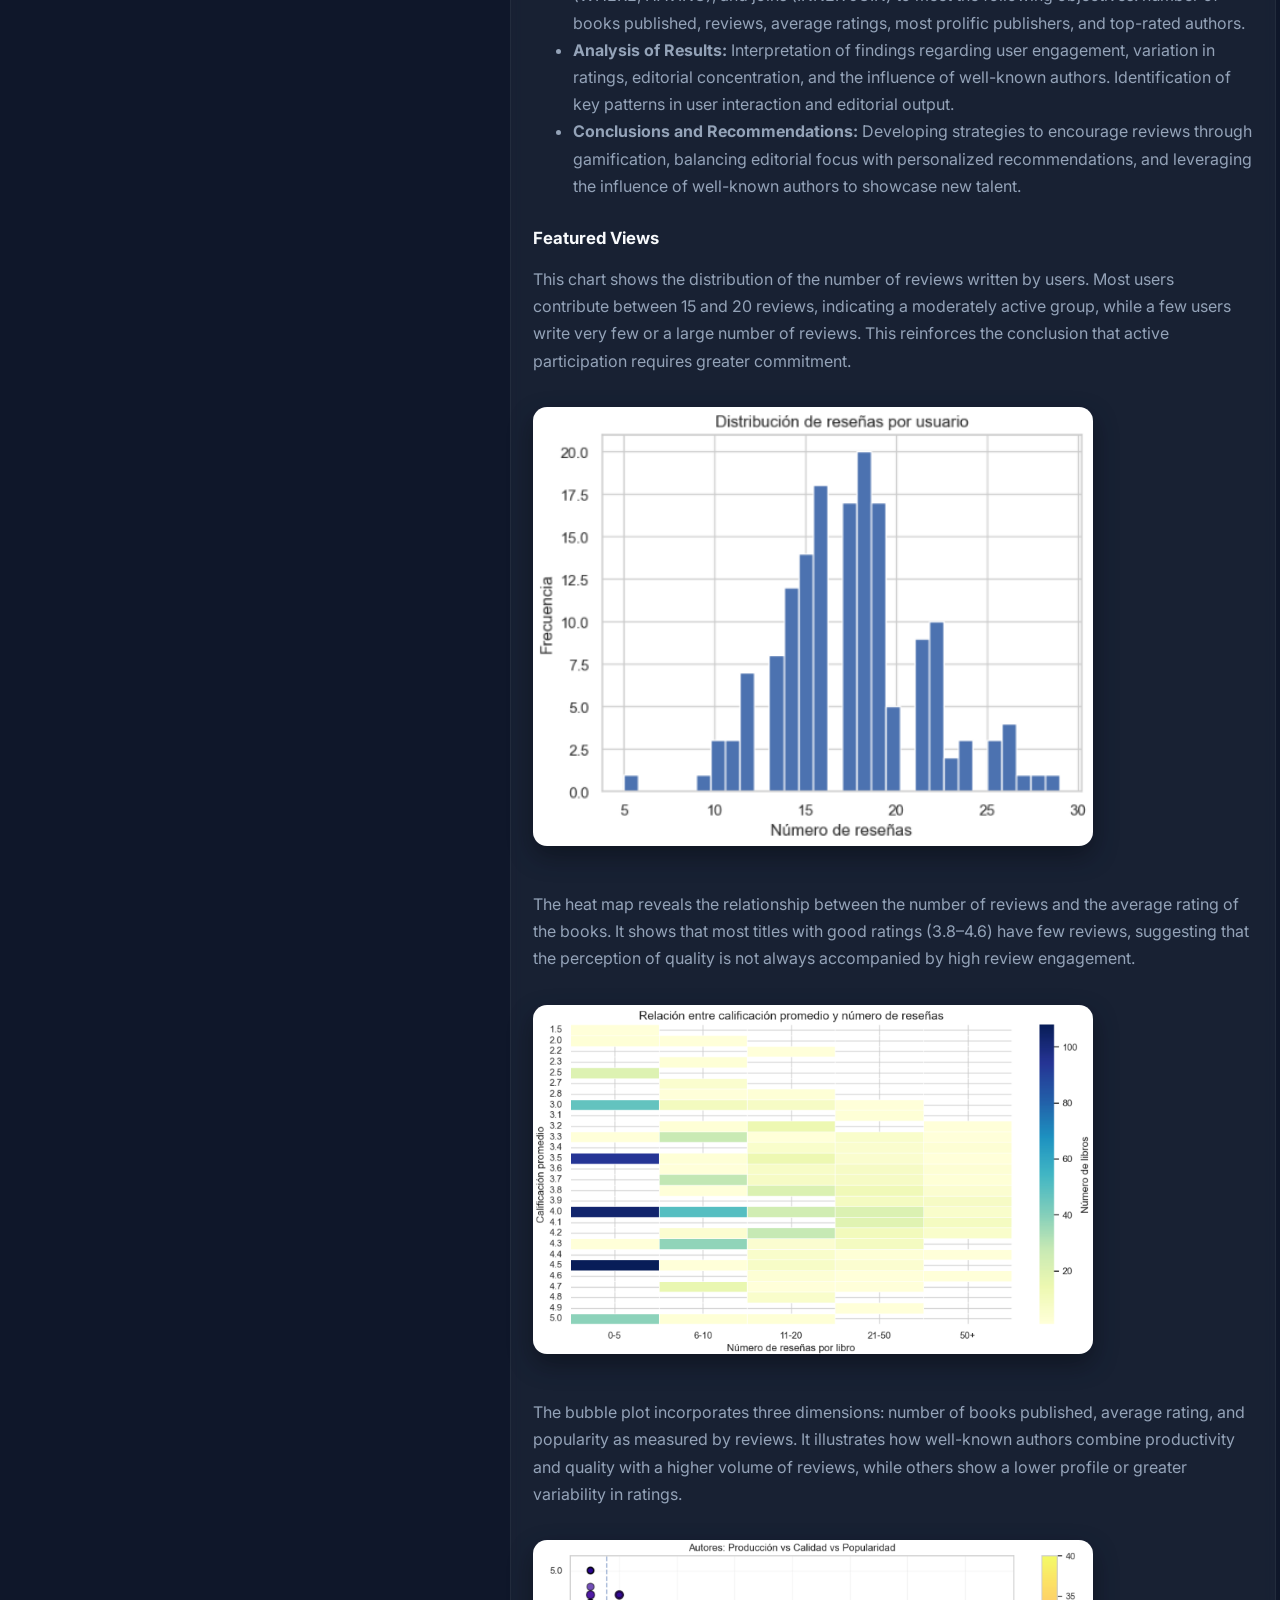
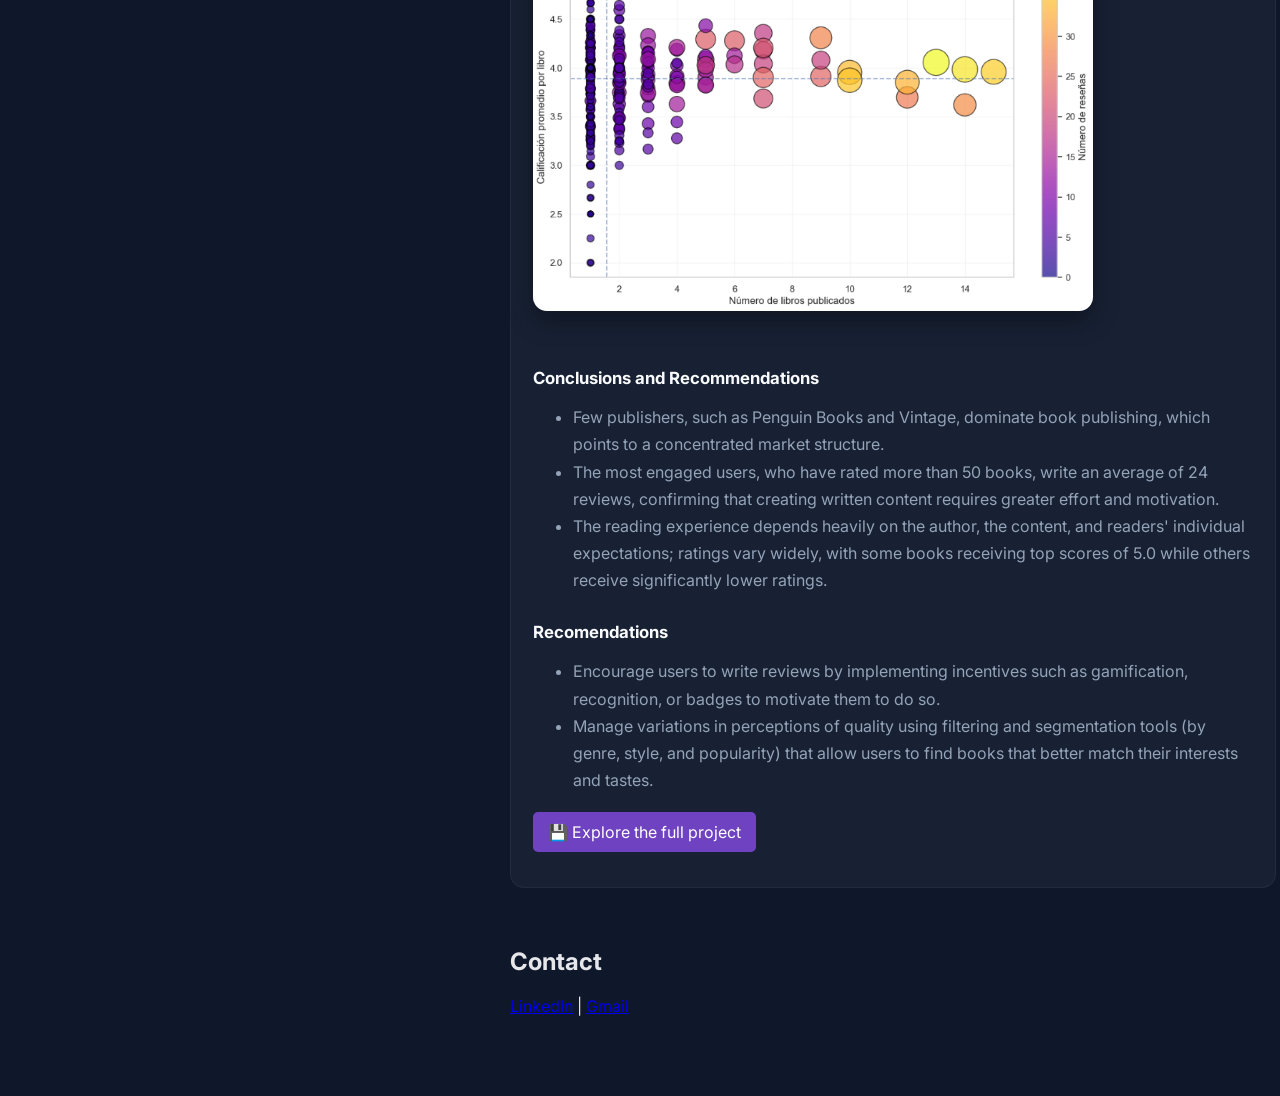
<file: index-en.html>
<!DOCTYPE html>
<html lang="en">

<head>
  <meta charset="UTF-8">
  <meta name="viewport" content="width=device-width, initial-scale=1.0">
  <title>Albert Mendoza</title>

  <!-- Open Graph (LinkedIn preview) -->
  <meta property="og:title" content="Data Analyst Portfolio | Albert Mendoza">
  <meta property="og:description" content="SQL, Python, EDA, dashboards and data insights projects">
  <meta property="og:image" content="https://albert777mendoza.github.io/assets/img/banner-linkedin.png">
  <<meta property="og:url" content="https://albert777mendoza.github.io/index-en.html">
  <meta property="og:type" content="website">

  <!-- Google Font -->
  <link rel="preconnect" href="https://fonts.googleapis.com">
  <link rel="preconnect" href="https://fonts.gstatic.com" crossorigin>
  <link href="https://fonts.googleapis.com/css2?family=Inter:wght@300;400;500;600;700&display=swap" rel="stylesheet">

  <!-- CSS -->
  <link rel="stylesheet" href="css/style.css">
</head>
<body>
  
<div class="language-switch">
  <a href="index.html">🇪🇸 Versión en Español</a>
  <a href="index-en.html">🇺🇸 English Version</a>
</div>
  
  <div class="layout">

    <aside class="sidebar">
<h1>
  Albert<br> Mendoza
  <br>
  <span class="subtitle">Jr Data Analyst.</span>
</h1>
      <div class="profile-container">
        <img src="assets/img/foto-albert.jpg" alt="Albert Mendoza" class="profile-img" />
        <p> Hello! this is my portfolio of data analysis projects.</p>
      </div>

<div class="links">
  <a href="https://github.com/albert777mendoza" target="_blank">GitHub</a>
  <a href="https://www.linkedin.com/in/albert-mendoza-data" target="_blank">LinkedIn</a>
</div>
</aside>


    <main>

      <!-- ABOUT -->
      <section class="about">
        <h2>About me</h2>
        <p>
          I transform operational and business data into actionable insights that support strategic decision-making and process optimization.
          <p>
          Certified Public Administrator with experience in data analysis, including data extraction, cleaning, modeling, and visualization of strategic information.
          <p>
          I specialize in turning data into business solutions through automation, analytics, and reporting, helping improve efficiency and save time. I am passionate about continuous learning and professional growth within the data industry.        </p>
        <p>
        
      </section>

      <!-- SKILLS -->
      <section class="skills">
        <h2>Technical skills</h2>
        <ul class="skills-list">
          <li>Python</li>
          <li>SQL</li>
          <li>Excel</li>
          <li>Tableau (data visualization)</li>
        </ul>

        <h2>Languages</h2>
        <p>
          Spanish (native) <br>
          English (intermediate)
            </p>
  </section>

  <!-- SOFT SKILLS -->
  <section>
    <h2>Soft Skills</h2>
    <p>
      Data Analysis | Problem -solving | Effective Comunication|
      Teamwork | Results-oriented | Organization |
      Proactivity | Attention to detail | Process optimization
    </p>
  </section>

  <!-- PROJECTS -->
      <!-- PROJECTS -->
      <section class="projects">
        <h2>Selected projects:</h2>

        <div class="project">

  <h2>1. Analysis of Operational Efficiency in a Contact Center</h2>

  <h3>Objective</h3>

  <p>
    Data analysis project aimed at identifying underperforming agents in a contact center using a ranking system and a traffic-light classification based on performance metrics.
    The solution enabled the evaluation of both individual and team performance, supporting feedback processes, training decisions, and operational improvements.
  </p>

  <h3>Tools and Technologies</h3>

  <p>
    Python | Pandas | Seaborn | 
  </p>

  <h3>processes developed</h3>

  <p>
    Data Cleaning | Data Transformation |
    Exploratory Data Analysis (EDA) |
    Threshold and traffic light definition | Classification
    of operators by level
  </p>

  <h3>key questions</h3>

  <ul>
    <li>
      What is the main factor affecting contact center operational efficiency?
    </li>

    <li>
      How are levels of operational inefficiency distributed, and what is their percentage impact?
    </li>

    <li>
      What measures could be implemented to improve operational quality and efficiency?
    </li>
  </ul>

  <h3>Methodology</h3>

  <ul>

    <li>
      <strong> Data preprocessing:</strong>
      cleaning, integration, and standardization of operational data,
      checking for inconsistencies, duplicates, and missing values..
    </li>

    <li>
      <strong>Exploratory Data Analysis (EDA):</strong>
      analysis of the distribution of variables, call types, and performance
      by operator to identify patterns of operational behavior and
      inefficiencies.
    </li>

    <li>
      <strong>Business Analysis:</strong>
      Identification of critical factors related to missed calls
      and operational performance, enabling the generation of actionable insights.
    </li>

    <li>
      <strong>Statistical hypothesis testing:</strong>
      verification of significant differences in the rate of missed calls
      for incoming and outgoing calls.
    </li>

  </ul>

  <h3>Featured Views</h3>

<p>
    Ratio of the number of customers served to the total call duration
    per agent. The visualization includes a traffic-light system
    to identify critical agents and opportunities for improvement.
  </p>
          
  <img src="assets/img/grafica-operadores.png"
       alt="Operational performance by operator"
       class="project-img">

<p>
    Correlation matrix between contact center operational variables,
    enabling the identification of relationships between call volume,
    call duration, missed calls, and levels of inefficiency.
  </p>

          
  <img src="assets/img/heatmap-correlacion.png"
       alt="Correlation between operational variables"
       class="project-img">

<p>
    Segmentation of operators using a traffic-light system based
    on operational performance indicators and risk levels.
  </p>

          
  <img src="assets/img/distribucion-eficiencia.png"
       alt="Operational Efficiency Breakdown"
       class="project-img">

  
  <h3>Conclusions and Recommendations</h3>

  <ul>

    <li>
      The identified operational inefficiency exhibits a structural pattern
      primarily associated with a high rate of missed calls
      and the low effectiveness of outbound calls.
    </li>

    <li>
      Missed calls showed a significant correlation with
      operational performance (r = 0.52), reaching critical levels when
      no operators were available.
    </li>

    <li>
      Outgoing calls had a significantly
      higher drop rate than incoming calls (52.56% vs. 41.46%), a difference that was
      statistically significant (Z = 21.433, p &lt; 0.001).
    </li>

  </ul>

  <h3>Recommended strategies</h3>

  <ul>

    <li>
      Optimizing databases and contact schedules to reduce
      missed calls and improve the effective contact rate.
    </li>

    <li>
      Implementation of operational monitoring dashboards to track
      missed calls, call duration, and operator performance.

    </li>

    <li>
      Strengthening training processes and efficiently managing
      call times to increase productivity and operational quality.
    </li>

</ul>

<a href="https://public.tableau.com/views/Case1_TelecomFinalProyectD_A/Hoja1"
   target="_blank"
   class="dashboard-btn">
   📊 View Tableau Dashboard
</a>

<a href="https://github.com/albert777mendoza/final_project_da/tree/main/case1_telecom"
   target="_blank"
   class="dashboard-btn secondary">
   🚀 Explore Full Project
</a>
</div> <div class="project">
            <h2>2. A/B Testing – Evaluate the effectiveness of a recommendation system in an online store</h2>

  <h3>Objetivo</h3>

  <p>
Evaluate whether the recently implemented recommendation system in the online store has led to a significant improvement in conversion rate by comparing the control and test groups.
  </p>

  <h3>Tools and Technologies</h3>

  <p>
    Python | Pandas | Seaborn | SciPy | Matplotlib|
  </p>

  <h3>Processes developed</h3>

  <p>
    Data Cleaning | Data Transformation |
    Exploratory Data Analysis (EDA) | Conversion Funnel Building |
A/B Testing | Results Evaluation |

  </p>

  <h3>Key Questions</h3>

  <ul>
    <li>
      Does the change implemented in Group B result in a significant improvement in the funnel?
    </li>

    <li>
      Is it advisable to implement the change initially suggested for the online store
?
    </li>

    <li>
      Does the statistical test confirm that the difference is significant?
    </li>
  </ul>

  <h3>Metodology</h3>

  <ul>

    <li>
      <strong>Data preprocessing:</strong>
      cleaning, integration, and standardization of operational data,
      checking for inconsistencies, duplicates, and missing values.
    </li>

    <li>
      <strong>Exploratory Data Analysis (EDA):</strong>
      Comparison of sample sizes, distribution of events by user and by day. Definition of the eligible population and preliminary identification of potential anomalies.

    </li>

    <li>
      <strong>Building the conversion funnel:</strong>
At this stage, it was observed that Group A had more users than Group B at every stage, reflecting an initial imbalance between the groups—a factor to keep in mind when interpreting the results.
    </li>

    <li>
      <strong>Running the A/B test:</strong>
 Although B shows a slight improvement in the product_page → product_cart stage, it loses ground in the final stage. The overall difference is not statistically significant.
    </li>

  </ul>

  <h3>Featured Views</h3>

<p>
    <p>
  The comparative funnel chart shows how users progress through each stage of the conversion process. It allows us to determine whether the new recommendation system led to improvements in engagement and purchase rates compared to the control group.
</p>
          
<img src="assets/img/funnel-comparativo.png"
     alt="Funnel Comparative"
     class="project-img">

<p>
  The daily events chart shows the trend in user activity over time during the experiment. It helps identify trends, spikes in engagement, and potential anomalies in the behavior of Groups A and B.
</p>
          
<img src="assets/img/eventos-dia.png"
     alt="Eventos por día"
     class="project-img">

<p>
  The summary chart provides an overview of users, conversions, and revenue for both groups. It facilitates direct comparison and shows that the control group outperformed the test group in terms of conversion rate and revenue.
</p>
          
<img src="assets/img/resumen-prueba.png"
     alt="test summary"
     class="project-img">

  
  <h3>Conclutions and Recomendations</h3>

  <ul>

    <li>
      Overall, Group B fails to outperform Group A in terms of funnel performance, showing only a slight improvement in the first stage and underperforming in the critical final stages.
    </li>

    <li>
      The change implemented in B does not result in a significant improvement in the funnel. The observed difference is minimal (-1.1%) and does not add business value.
    </li>

    <li>
 The statistical test confirms that the difference is not significant (p-value = 0.3024).
    </li>

  </ul>

  <h3> Recomendations</h3>

  <ul>

    <li>
      For the online store, we recommend NOT implementing the change until a new experiment with a better design has been conducted to correct the imbalances and biases that have been detected.
    </li>

  </ul>

 <div class="project-links">
  <a href="https://github.com/albert777mendoza/final_project_da/tree/main/case2_ab_testing"
     target="_blank"
     class="dashboard-btn secondary">
     🚀 Explore Full Project
  </a>
</div>

</div> <div class="project">
          <h2>3. Analysis of a relational database on books</h2>

  <h3>Objectives</h3>

  <p>
Analyze a relational database containing information on books, publishers, authors, customer ratings, and book reviews to develop a value proposition focused on a new product.
  </p>

  <h3>Tools and Technologies</h3>

  <p>
    SQL |SQLAlchemy | Python | Pandas | Seaborn | SciPy | Matplotlib|
  </p>

  <h3>Developed processes</h3>

  <p>
    Database Exploration | Reviewing Tables and Relationships |
   Various Queries | Analyzing Results |

  </p>

  <h3>Key questions</h3>

  <ul>
    <li>
      How can the platform strike a balance between editorial concentration and promoting the diversity and visibility of smaller publishers?

    </li>

    <li>
      What motivational strategies could encourage the most active users to write more high-quality reviews, in addition to rating books?   
    </li>

    <li>
      How does the recognition of established authors influence the perception of quality, and how can that influence be leveraged to increase the visibility of lesser-known authors?    </li>
  </ul>

  <h3>Metodology</h3>

<ul>

  <li>
    <strong>Database exploration:</strong>
    Identification of tables, primary and foreign keys, and review of relationships between authors, books, publishers, ratings, and reviews. Display of the first few rows using dynamic queries in Python and Pandas.
  </li>

  <li>
    <strong>Writing SQL Queries:</strong>
    Building queries using aggregate functions (COUNT, AVG), filters (WHERE, HAVING), and joins (INNER JOIN) to meet the following objectives: number of books published, reviews, average ratings, most prolific publishers, and top-rated authors.  </li>

  <li>
    <strong>Analysis of Results:</strong>
    Interpretation of findings regarding user engagement, variation in ratings, editorial concentration, and the influence of well-known authors. Identification of key patterns in user interaction and editorial output.  </li>

  <li>
    <strong>Conclusions and Recommendations:</strong>
    Developing strategies to encourage reviews through gamification, balancing editorial focus with personalized recommendations, and leveraging the influence of well-known authors to showcase new talent.
  </li>

</ul>
  <h3>Featured Views</h3>

<p>
    <p>
This chart shows the distribution of the number of reviews written by users. Most users contribute between 15 and 20 reviews, indicating a moderately active group, while a few users write very few or a large number of reviews. This reinforces the conclusion that active participation requires greater commitment.
</p>
          
<img src="assets/img/resenas-usuario.png"
     alt="Distribution of reviews by user"
     class="project-img">

<p>
The heat map reveals the relationship between the number of reviews and the average rating of the books. It shows that most titles with good ratings (3.8–4.6) have few reviews, suggesting that the perception of quality is not always accompanied by high review engagement.

</p>
          
<img src="assets/img/calificacion-resenas.png"
     alt="Relationship between average rating and number of reviews"
     class="project-img">

<p>
The bubble plot incorporates three dimensions: number of books published, average rating, and popularity as measured by reviews. It illustrates how well-known authors combine productivity and quality with a higher volume of reviews, while others show a lower profile or greater variability in ratings.
</p>
          
<img src="assets/img/autores.png"
     alt="Autors: Production vs. Quality vs. Popularity"
     class="project-img">

  
  <h3>Conclusions and Recommendations</h3>

  <ul>

    <li>
Few publishers, such as Penguin Books and Vintage, dominate book publishing, which points to a concentrated market structure.
    </li>

    <li>
The most engaged users, who have rated more than 50 books, write an average of 24 reviews, confirming that creating written content requires greater effort and motivation.
    </li>

    <li>
The reading experience depends heavily on the author, the content, and readers' individual expectations; ratings vary widely, with some books receiving top scores of 5.0 while others receive significantly lower ratings.
    </li>

  </ul>

  <h3> Recomendations</h3>

<ul>
  <li>Encourage users to write reviews by implementing incentives such as gamification, recognition, or badges to motivate them to do so.</li>
  <li>Manage variations in perceptions of quality using filtering and segmentation tools (by genre, style, and popularity) that allow users to find books that better match their interests and tastes.</li>
</ul>

  <p>
    <a href="https://github.com/albert777mendoza/final_project_da/tree/main/case3_sql"
       target="_blank"
       style="background-color:#6f42c1; color:white; padding:10px 15px; text-decoration:none; border-radius:5px;">
       💾 Explore the full project
    </a>
</p>
        </div>
      </section>

      <!-- CONTACT -->
      <section class="contact">
  <h2>Contact</h2>
  <div class="contact-links">
    <a href="https://www.linkedin.com/in/albert-mendoza-data" target="_blank">LinkedIn</a> |
    <a href="mendozaalbertfabian@gmail.com">Gmail</a>
  </div>
</section>


    </main>
  </div>

</body>

</html>
</file>
<file: css/style.css>
/* GENERAL STYLES */
body {
  margin: 0;
  font-family: 'Inter', sans-serif;
  background: #0f172a;
  color: #e5e7eb;
}

/* SIDEBAR */
.sidebar {
  position: fixed; /* Fija en escritorio */
  top: 0;
  left: 100px; /* Ajustado para mover la sidebar hacia la izquierda */
  width: 320px;
  padding: 60px 40px;
  display: flex;
  flex-direction: column;
  align-items: center;
  height: 100vh;
}

/* FOTO */
.profile-img {
  width: 190px;
  height: 190px;
  object-fit: cover;
  border-radius: 50%;
  border: 3px solid rgba(255, 255, 255, 0.08);
  box-shadow: 0 10px 30px rgba(0, 0, 0, 0.4);
  margin-bottom: 25px;
  position: relative; /* Para que no quede fija en móvil */
}

.profile-container {
  display: flex;
  flex-direction: column;
  align-items: center;
  justify-content: center;
  text-align: center;
  margin-bottom: 20px;
}

/* LINKS */
.links {
  display: flex;
  flex-direction: column;
  gap: 10px;
  align-items: center;
}

.links a {
  text-decoration: none;
  color: #60a5fa;
  transition: 0.2s;
}

.links a:hover {
  opacity: 0.7;
}

/* MAIN (contenido derecho) */
main {
  margin-left: 0;
  padding: 30px;
  max-width: 720px;       /* ancho fijo */
  width: 100%;
  text-align: left;       /* alinear texto a la izquierda */
  display: flex;
  flex-direction: column;
  align-items: flex-start; /* alinear contenido a la izquierda */
  justify-content: flex-start;
  margin-top: 20px;
}


/* SECTIONS */
.about, .skills, .projects, .contact {
  margin-bottom: 20px;
}

/* PROYECTOS */
.project {
  margin-bottom: 20px;     /* solo separación vertical */
  padding: 22px;
  background: rgba(30, 41, 59, 0.6);
  border-radius: 14px;
  border: 1px solid rgba(255, 255, 255, 0.05);
  transition: 0.25s ease;
  backdrop-filter: blur(6px);
  width: 100%;
  max-width: 720px;        /* mismo límite que main */
  align-self: flex-start;  /* ✅ se alinea al borde izquierdo del main */
}


.project:hover {
  transform: translateY(-5px);
  border-color: rgba(96, 165, 250, 0.4);
  box-shadow: 0 10px 25px rgba(0, 0, 0, 0.3);
}

.project h2 {
  color: #f1f5f9;
  margin-bottom: 8px;
}

.project p {
  color: #94a3b8;
  line-height: 1.6;
}

/* SKILLS */
.skills-list {
  list-style: none;
  padding: 0;
  margin: 0 0 20px 0;
}

.skills-list li {
  padding-left: 12px;
  position: relative;
  margin-bottom: 6px;
}

.skills-list li::before {
  content: "•";
  color: #60a5fa;
  position: absolute;
  left: 0;
}

/* RESPONSIVE: Móvil */
@media(max-width: 900px) {
  /* Ajustes para la sidebar en móvil */
  .sidebar {
    position: relative; /* En móvil, la sidebar ya no es fija */
    top: 0;
    left: 0;
    transform: none; /* Eliminar el transform para centrar */
    width: 100%;
    height: auto;
    padding: 30px;
    align-items: center;
    justify-content: flex-start;
  }

  /* Ajustes para el main en móvil */
  main {
    margin-left: 0;
    padding: 30px;
    max-width: 90%;
    margin-left: auto;
    margin-right: auto; /* Centra la columna principal */
  }

  .profile-container {
    margin-top: 20px; /* Asegura que haya espacio entre la foto y el texto */
  }

  .sidebar h1 {
    text-align: center; /* Centra el nombre en móvil */
  }

  .links a {
    text-align: center; /* Centra los enlaces de la sidebar */
  }
}

/* PARA ESCRITORIO */
@media(min-width: 901px) {
  .layout {
    display: flex;
    justify-content: flex-start;
    align-items: flex-start;
  }

  .sidebar {
    position: fixed;
    top: 0;
    left: 80px; /* Aumento del margen izquierdo para la sidebar */
    width: 350px; /* Aumento de tamaño de la sidebar */
    padding: 60px 40px;
    display: flex;
    flex-direction: column;
    align-items: center;
    height: 100vh;
  }

  .profile-container {
    display: flex;
    flex-direction: column;
    align-items: center;
    justify-content: center;
    text-align: center;
    margin-bottom: 20px;
    width: 100%;
    margin-left: 20px; /* Ajuste para dejar un pequeño margen izquierdo */
  }

  /* CENTRAR TEXTO '¡HOLA!...' */
  .profile-container p {
    text-align: center;  /* Centra el texto */
    margin-top: 15px;     /* Da un poco de espacio entre la foto y el texto */
    margin-left: 0px;     /* Asegura que no haya margen innecesario */
  }

  main {
    margin-left: 470px; /* Aumento del margen izquierdo para más espacio */
    padding: 60px 40px;
    max-width: 720px;
    text-align: left;
    display: flex;
    flex-direction: column;
    align-items: flex-start;
    justify-content: flex-start;
    margin-top: 20px;
  }

  /* Resto de las secciones */
  .section {
    display: flex;
    flex-direction: column;
    align-items: flex-start;
    margin-bottom: 30px;
  }

  .section h2 {
    font-size: 2em;
    font-weight: bold;
    color: #fff;
    margin-bottom: 15px;
  }

  .section p,
  .section ul {
    font-size: 0.98rem;
    color: #ccc;
    margin-bottom: 15px;
  }

  .section ul {
    list-style-type: disc;
    padding-left: 20px;
  }

  .section a {
    color: #4da6ff;
    text-decoration: none;
    margin-top: 10px;
  }
}
/* Para la versión móvil */
@media(max-width: 900px) {
  main {
    padding: 20px;
    margin-left: 0; /* No margen izquierdo en móvil */
  }

  .section {
    text-align: center; /* Centra el contenido */
    margin-bottom: 20px;
  }

  .section h2 {
    font-size: 1.5em;
  }

  .section p,
  .section ul {
    font-size: 1em;
  }

  .section a {
    font-size: 1.1em;
    display: block;
    margin-top: 10px;
  }
}
.subtitle {
  display: block;
  margin-top: 8px;
  font-size: 0.45em;
  font-weight: 400;
  color: #bfc7d5;
  letter-spacing: 1px;
}

.project-img {
  width: 100%;
  max-width: 560px;
  height: auto;
  border-radius: 14px;
  margin-top: 10px;
  margin-bottom: 25px;
  transition: 0.3s ease;
  box-shadow: 0 10px 25px rgba(0,0,0,0.35);
}

.project-img:hover {
  transform: scale(1.01);
}

.project h3 {
  margin-top: 28px;
  margin-bottom: 12px;
  color: #f8fafc;
  font-size: 1.05rem;
}
.project-img {
  margin-top: 14px;
}

.project ul {
  margin-bottom: 25px;
}

.project p {
  margin-bottom: 18px;
}

.project p,
.project li {
  color: #94a3b8;
  line-height: 1.7;
}
/* ===== Language Switch ===== */
.project-img:hover {
  transform: scale(1.01);
}

.project h3 {
  margin-top: 28px;
  margin-bottom: 12px;
  color: #f8fafc;
  font-size: 1.05rem;
}

.project-img {
  margin-top: 14px;
}

.project ul {
  margin-bottom: 25px;
}

.project p {
  margin-bottom: 18px;
}

.project p,
.project li {
  color: #94a3b8;
  line-height: 1.7;
}

/* ===== Language Switch ===== */

.language-switch {
  display: flex;
  justify-content: center;
  gap: 16px;
  margin: 25px 0;
}

.language-switch a {
  text-decoration: none;
  background: #111827; /* fondo oscuro elegante */
  color: #ffffff;
  padding: 12px 20px;
  border: 1px solid #374151;
  border-radius: 10px;
  font-size: 0.95rem;
  font-weight: 600;
  box-shadow: 0 4px 12px rgba(0,0,0,0.25);
  transition: all 0.3s ease;
}

.language-switch a:hover {
  background: #6c63ff;
  border-color: #6c63ff;
  transform: translateY(-2px);
}
/* ===== AJUSTES VISUALES PRO ===== */

.portfolio main {
  max-width: 680px;
}

.portfolio .sidebar {
  width: 300px;
  padding: 45px 30px;
}

.portfolio .profile-img {
  width: 170px;
  height: 170px;
}

.portfolio h1 {
  font-size: 2.7rem;
  line-height: 1.1;
  margin-bottom: 12px;
}

.portfolio .section h2 {
  font-size: 1.6rem;
  margin-bottom: 12px;
}

.portfolio .section p,
.portfolio .section li,
.portfolio .project p,
.portfolio .project li {
  font-size: 0.95rem;
  line-height: 1.6;
}

.portfolio .project {
  padding: 18px;
  margin-bottom: 18px;
}

.portfolio .section {
  margin-bottom: 24px;
}

.portfolio .project h3 {
  font-size: 1rem;
}

.portfolio .skills-list li {
  margin-bottom: 4px;
}
.dashboard-btn{
  display: inline-block;
  margin-top: 14px;
  margin-right: 10px;
  padding: 10px 14px;
  background: #4da6ff;
  color: white;
  text-decoration: none;
  border-radius: 8px;
  font-weight: 600;
  font-size: 0.95rem;
}

.dashboard-btn:hover{
  background: #6c63ff;
}

.dashboard-btn.secondary{
  background: #0366d6;
}

.dashboard-btn.secondary:hover{
  background: #024ea2;
}
/* Alineación y espaciado de los botones de proyectos */
.project-links {
  display: flex;       /* 
  gap: 12px;           /* Espacio horizontal entre botones */
  margin-top: 20px;    /* Espacio vital entre el texto/lista y el botón */
  flex-wrap: wrap;     /* Si el botón es muy largo en móvil, baja a la siguiente línea */
}

.dashboard-btn {
  margin-top: 0 !important; /* Resetea márgenes antiguos para usar los del contenedor */
}
/* Barra violeta solo para la ficha ejecutiva */
.project-highlight {
  border-left: 5px solid #6f42c1;
  box-shadow: 0 6px 14px rgba(0, 0, 0, 0.25);
  border-radius: 12px;
  padding: 18px;
  transition: all 0.2s ease;
}
.links a:last-child {
  font-size: 0.85rem;
  opacity: 0.7;
  font-weight: 500;
}
.project-links {
  margin-top: 15px;
  display: flex;
  gap: 12px;
  flex-wrap: wrap;
}

.project-links a {
  text-decoration: none;
  padding: 8px 14px;
  border-radius: 8px;
  background-color: #f3f4f6;
  color: #111827;
  font-weight: 600;
  transition: all 0.2s ease;
}

.project-details {
  display: none;
  margin-top: 10px;
}
 
.project-details.is-open {
  display: block;
}
 
.toggle-details-btn {
  margin-top: 15px;
  padding: 10px 16px;
  background: transparent;
  color: #60a5fa;
  border: 1px solid #60a5fa;
  border-radius: 8px;
  font-weight: 600;
  font-size: 0.9rem;
  cursor: pointer;
  transition: all 0.2s ease;
}
 
.toggle-details-btn:hover {
  background: #60a5fa;
  color: #0f172a;
}
 
.project-links a:hover {
  background-color: #dbeafe;
  transform: translateY(-2px);
}

/* Justificar el texto de "Acerca de mí" */
.about p {
  text-align: justify;
}
</file>
